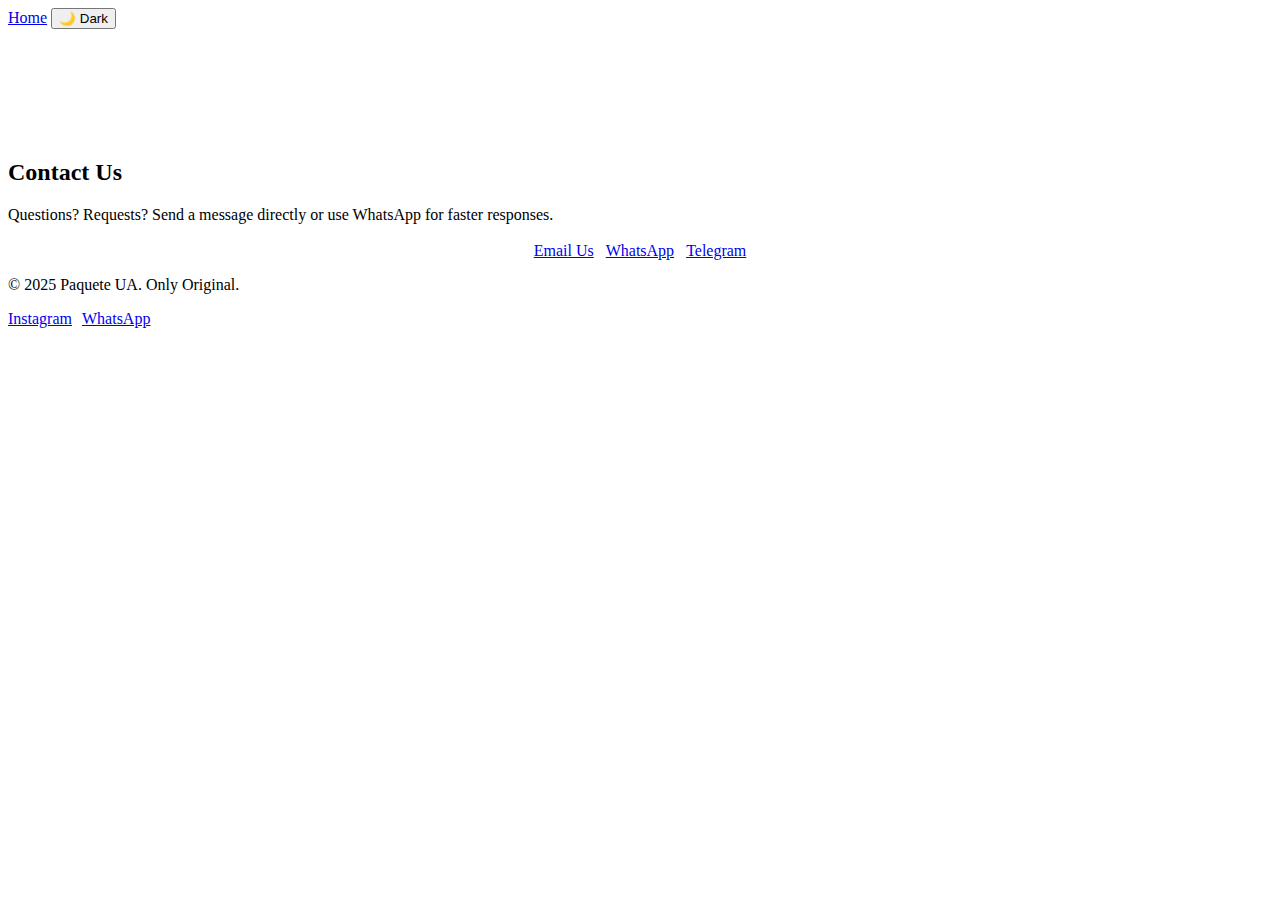
<file: contact.html>
<!DOCTYPE html>
<html lang="en">
<head>
  <meta charset="utf-8" />
  <meta name="viewport" content="width=device-width,initial-scale=1" />
  <title>Contact — Paquete UA</title>
  <link href="style.css" rel="stylesheet" />
  <link href="https://fonts.googleapis.com/css2?family=Poppins:wght@300;500;700&display=swap" rel="stylesheet">
</head>
<body>
  <div class="topbar container">
    <a class="btn" href="index.html">Home</a>
    <button class="theme-toggle" id="themeToggleContact">🌗 Theme</button>
  </div>

  <section style="padding-top:110px">
    <div class="container center">
      <h2>Contact Us</h2>
      <p class="lead">Questions? Requests? Send a message directly or use WhatsApp for faster responses.</p>

      <div style="display:flex;gap:12px;justify-content:center;flex-wrap:wrap;margin-top:18px">
        <a class="btn" href="mailto:paquete.ua@gmail.com">Email Us</a>
        <a class="btn" href="https://wa.me/380956010497?text=Hello%20Paquete%20UA%2C%20I%20have%20a%20question." target="_blank">WhatsApp</a>
        <a class="btn dark" href="https://web.telegram.org/k/#@paqueteua" target="_blank">Telegram</a>
      </div>
    </div>
  </section>

  <footer class="footer">
    <div class="container row">
      <p>© 2025 Paquete UA. Only Original.</p>
      <div style="display:flex;gap:10px">
        <a class="btn dark" href="https://www.instagram.com/paquete_ua/" target="_blank">Instagram</a>
        <a class="btn" href="https://wa.me/380956010497" target="_blank">WhatsApp</a>
      </div>
    </div>
  </footer>

  <script>
    // Theme toggle contact
    const tC = document.getElementById('themeToggleContact');
    const saved = localStorage.getItem('paquete_theme');
    if(saved === 'light') document.body.classList.add('light');
    function updateC(){ tC.textContent = document.body.classList.contains('light') ? '🌞 Light' : '🌙 Dark' }
    updateC();
    tC.addEventListener('click', () => {
      document.body.classList.toggle('light');
      localStorage.setItem('paquete_theme', document.body.classList.contains('light') ? 'light' : 'dark');
      updateC();
    });
  </script>
</body>
</html>
</file>
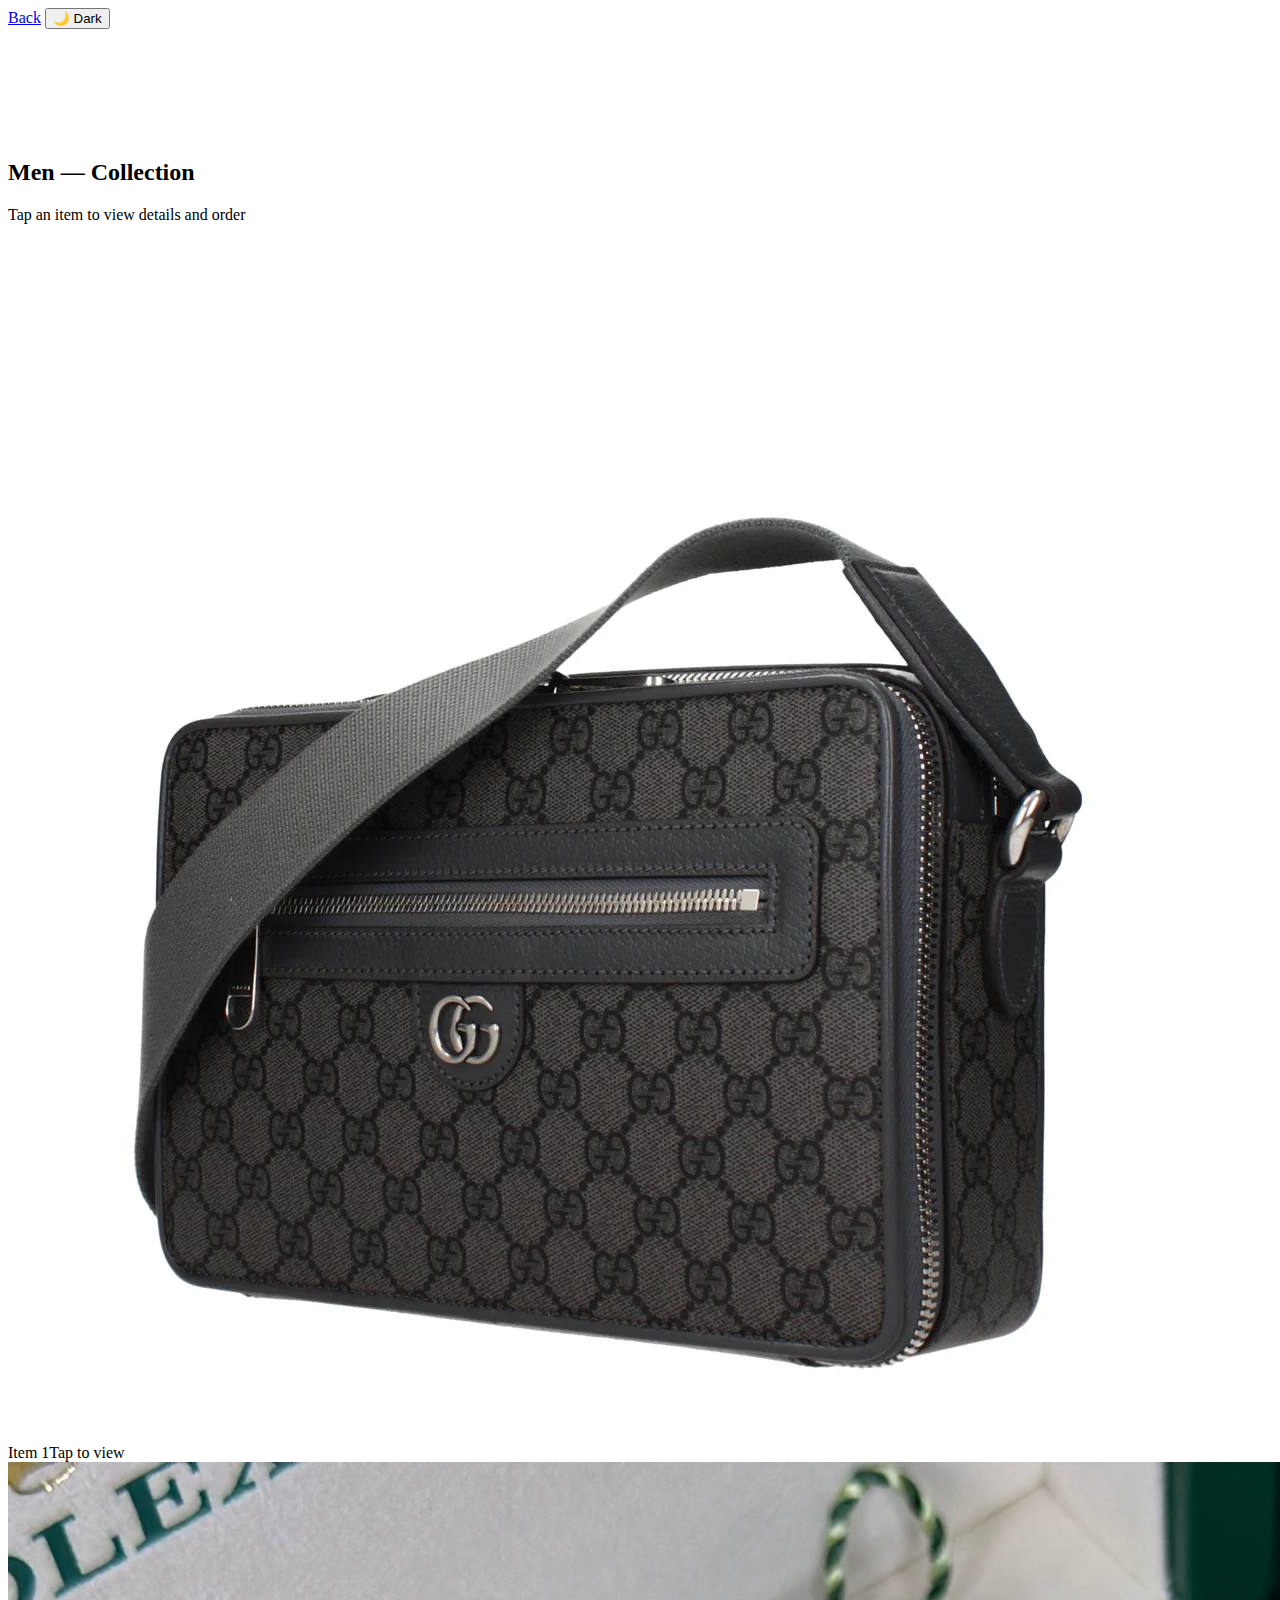
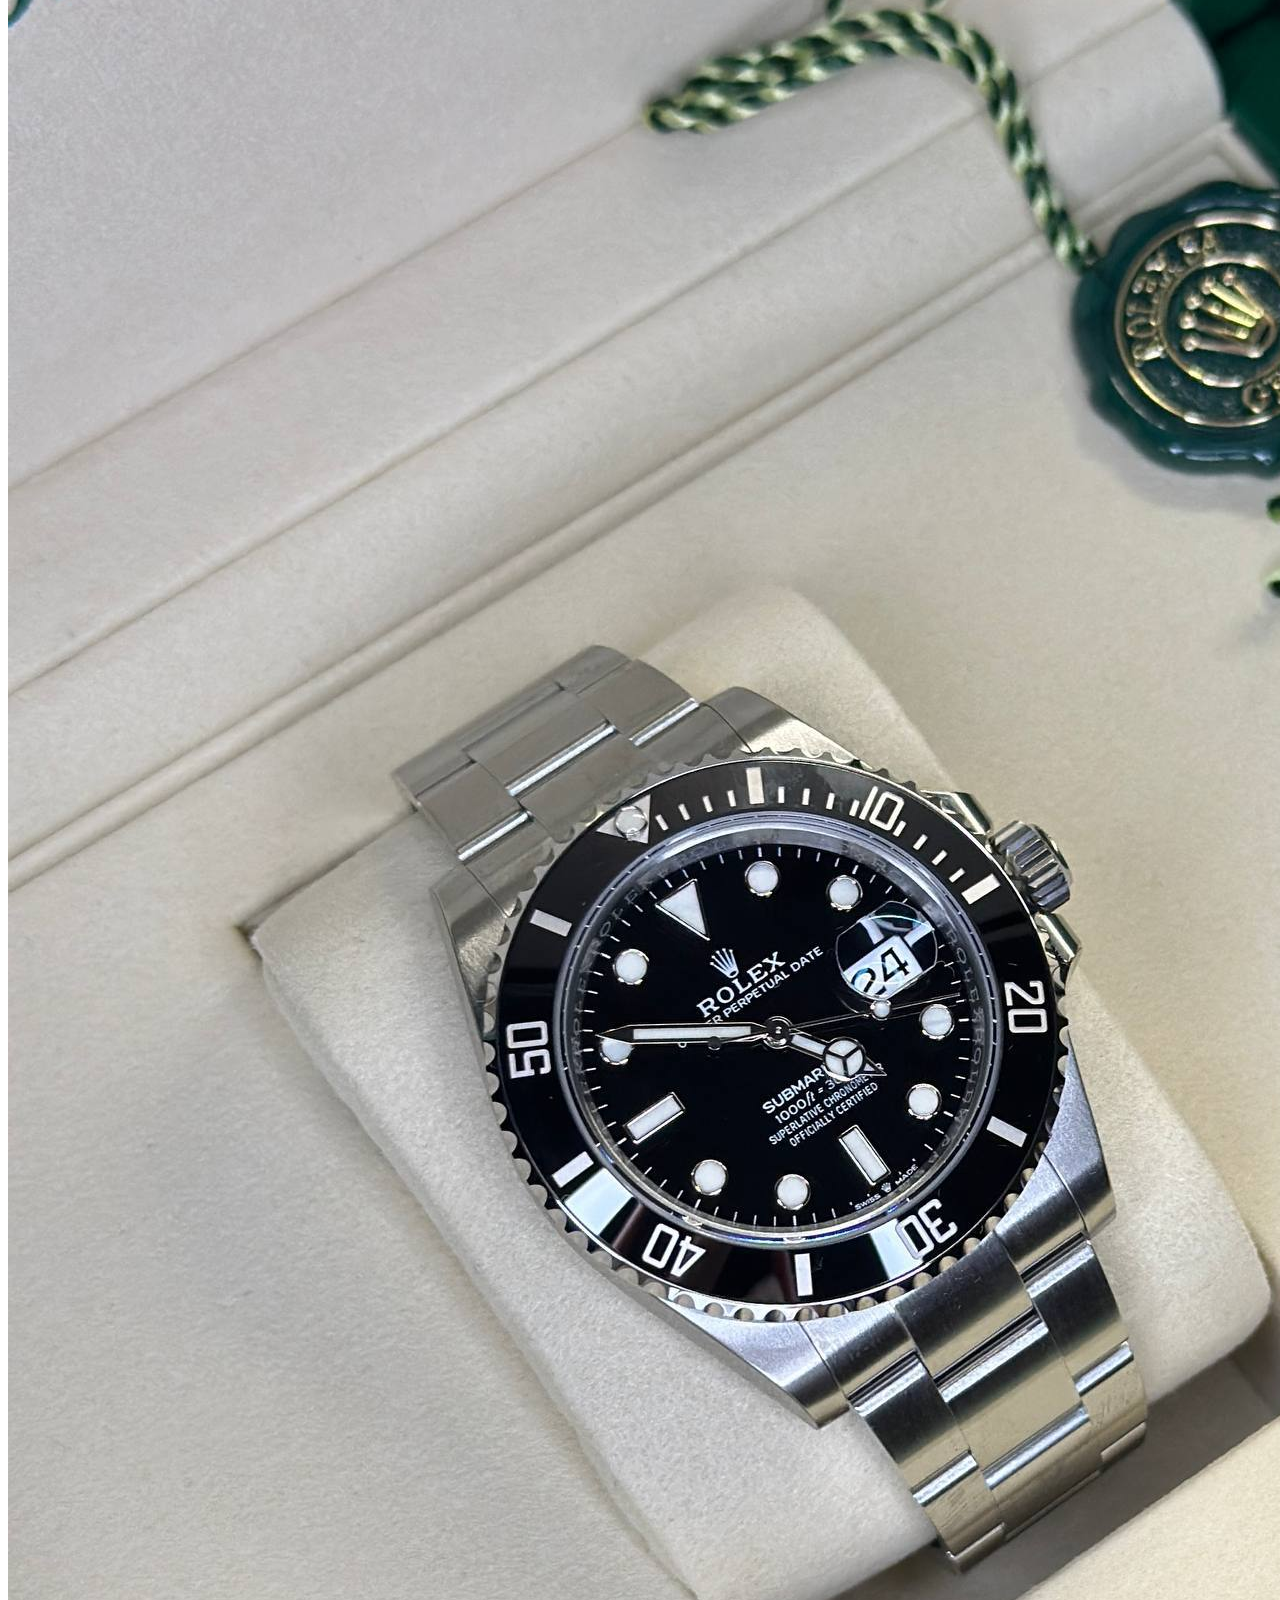
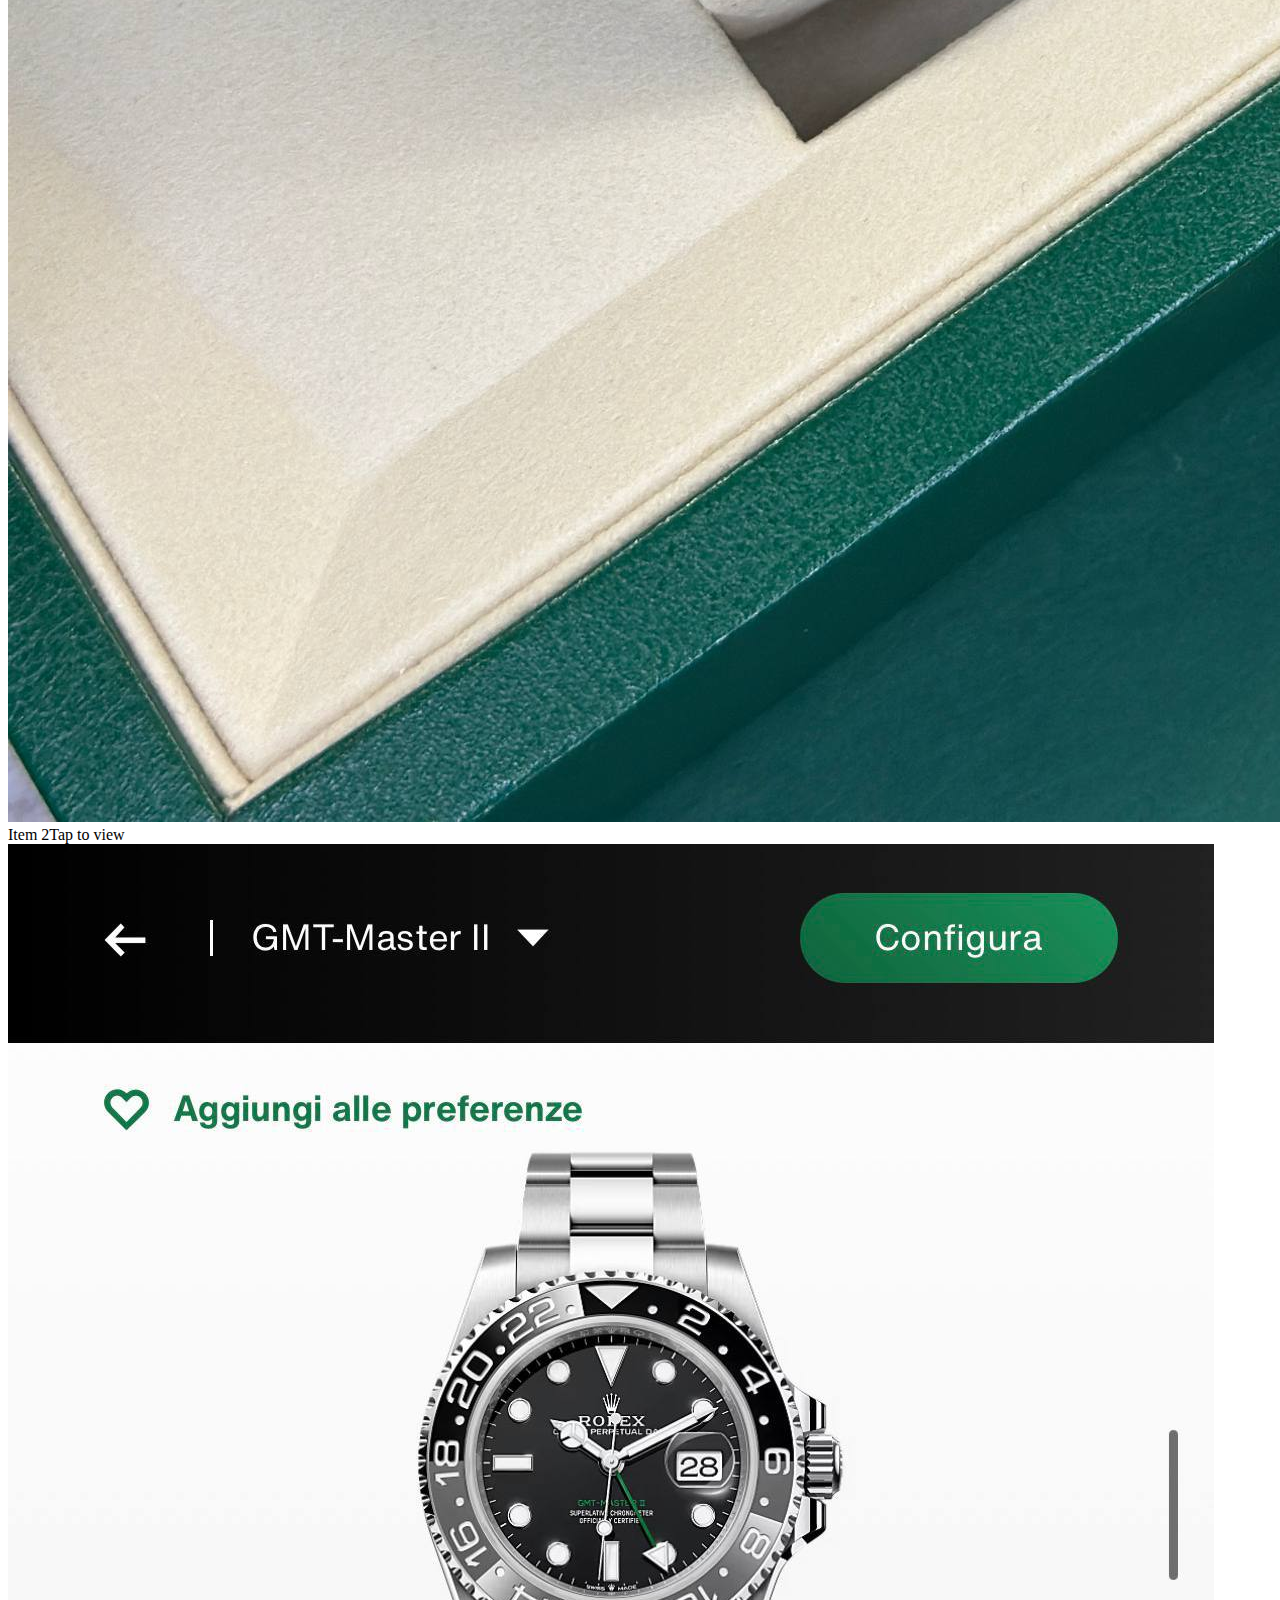
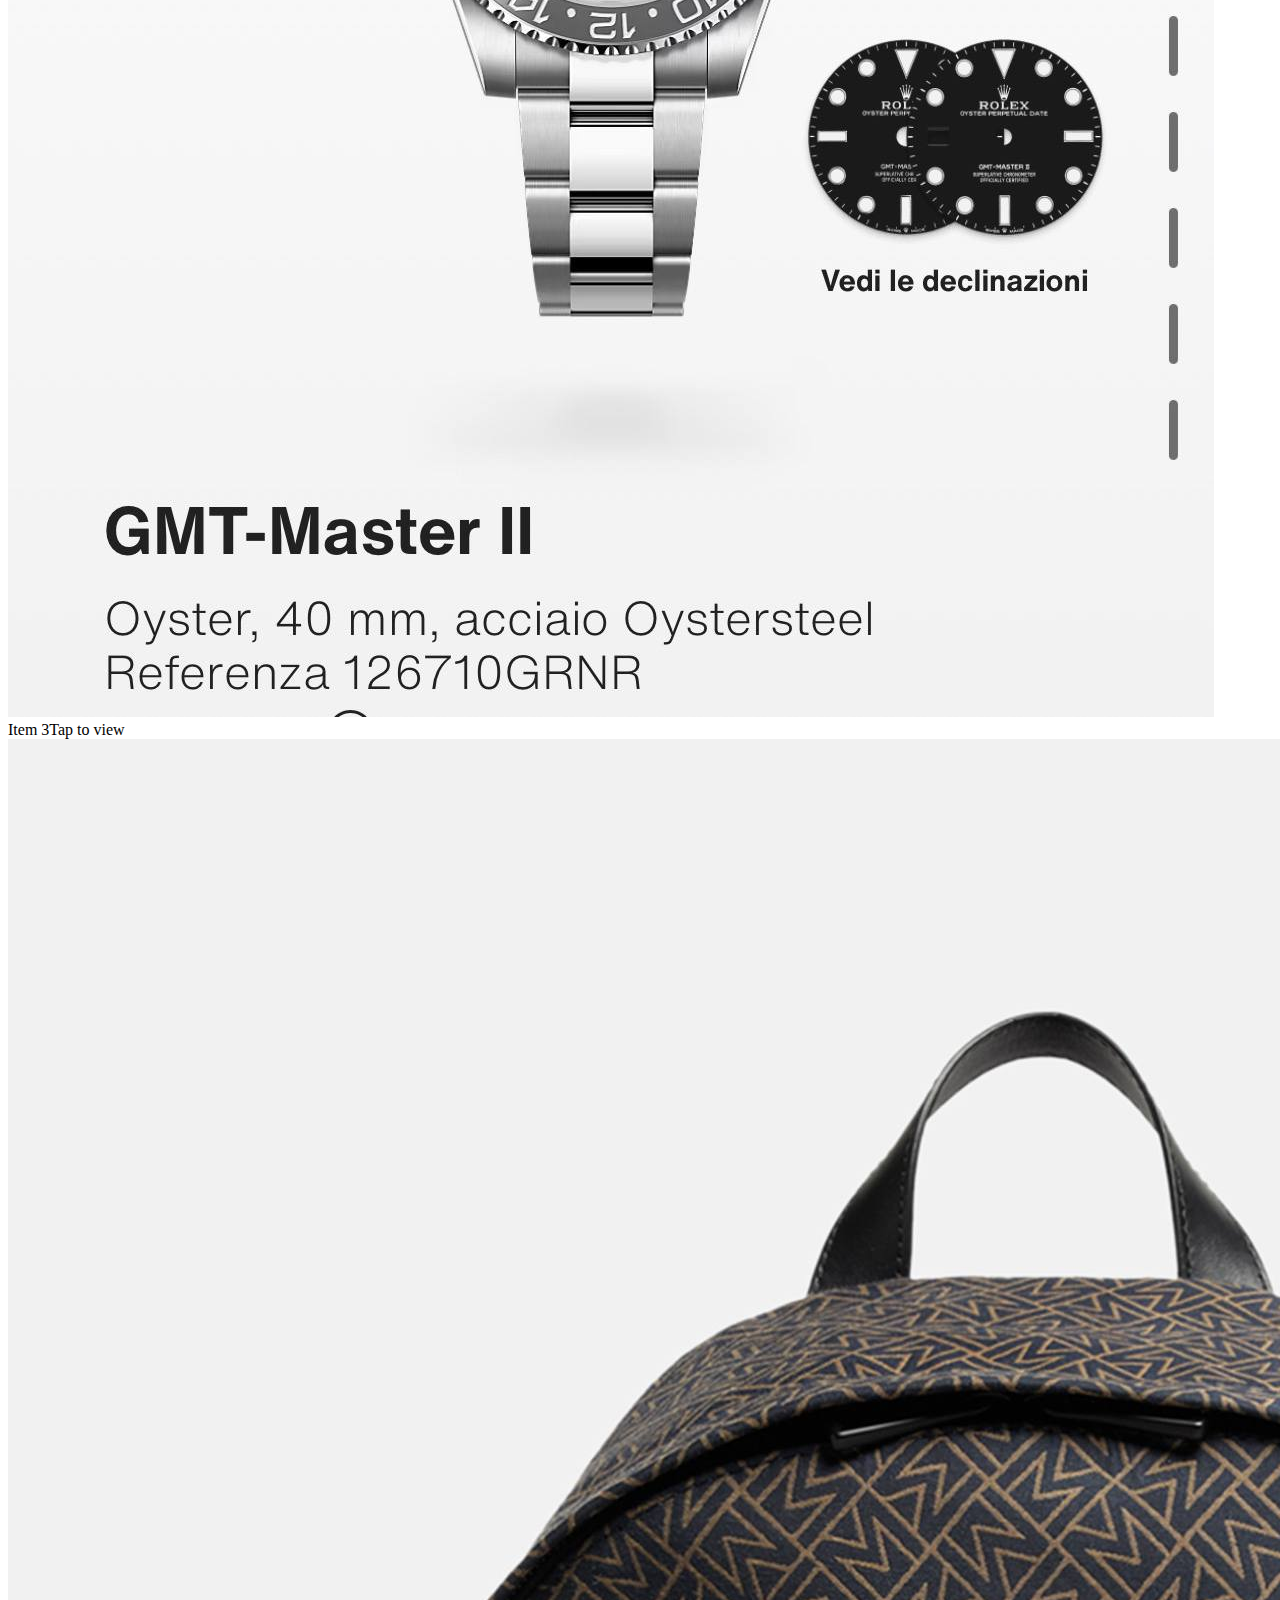
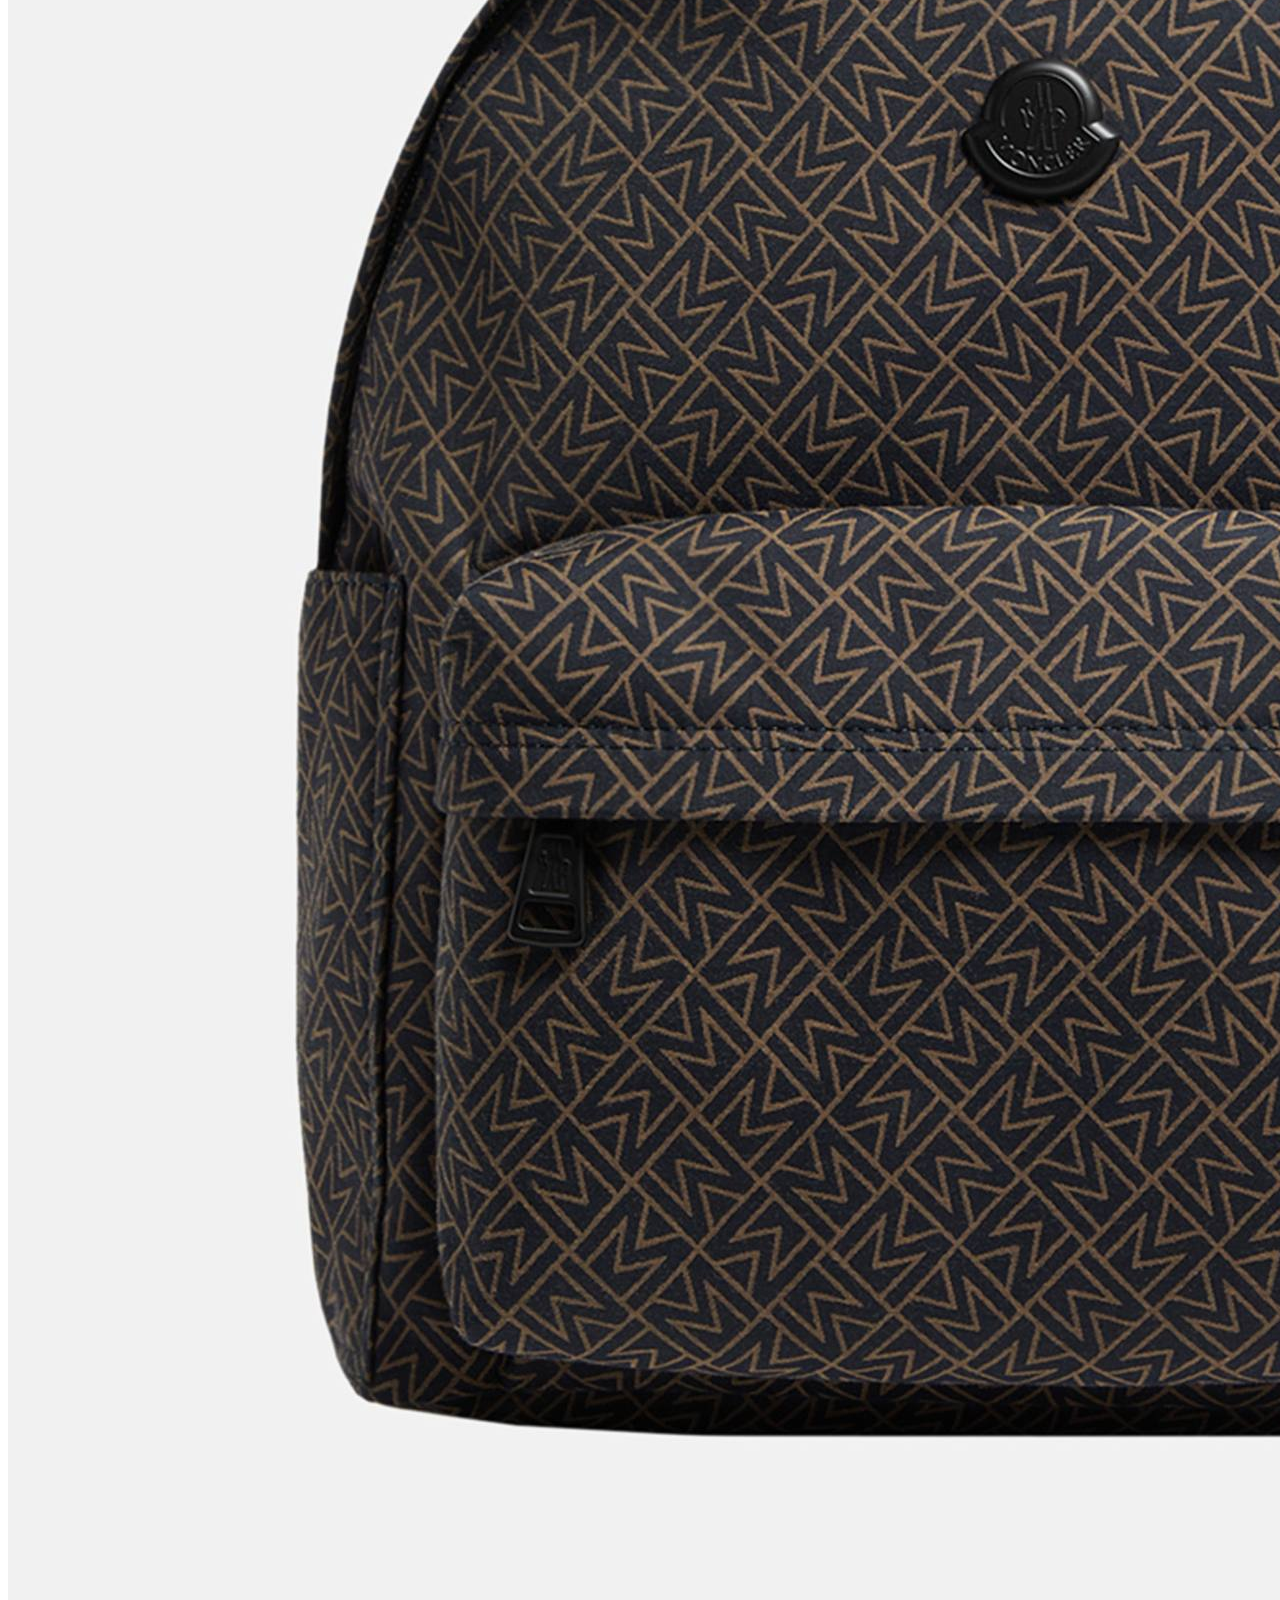
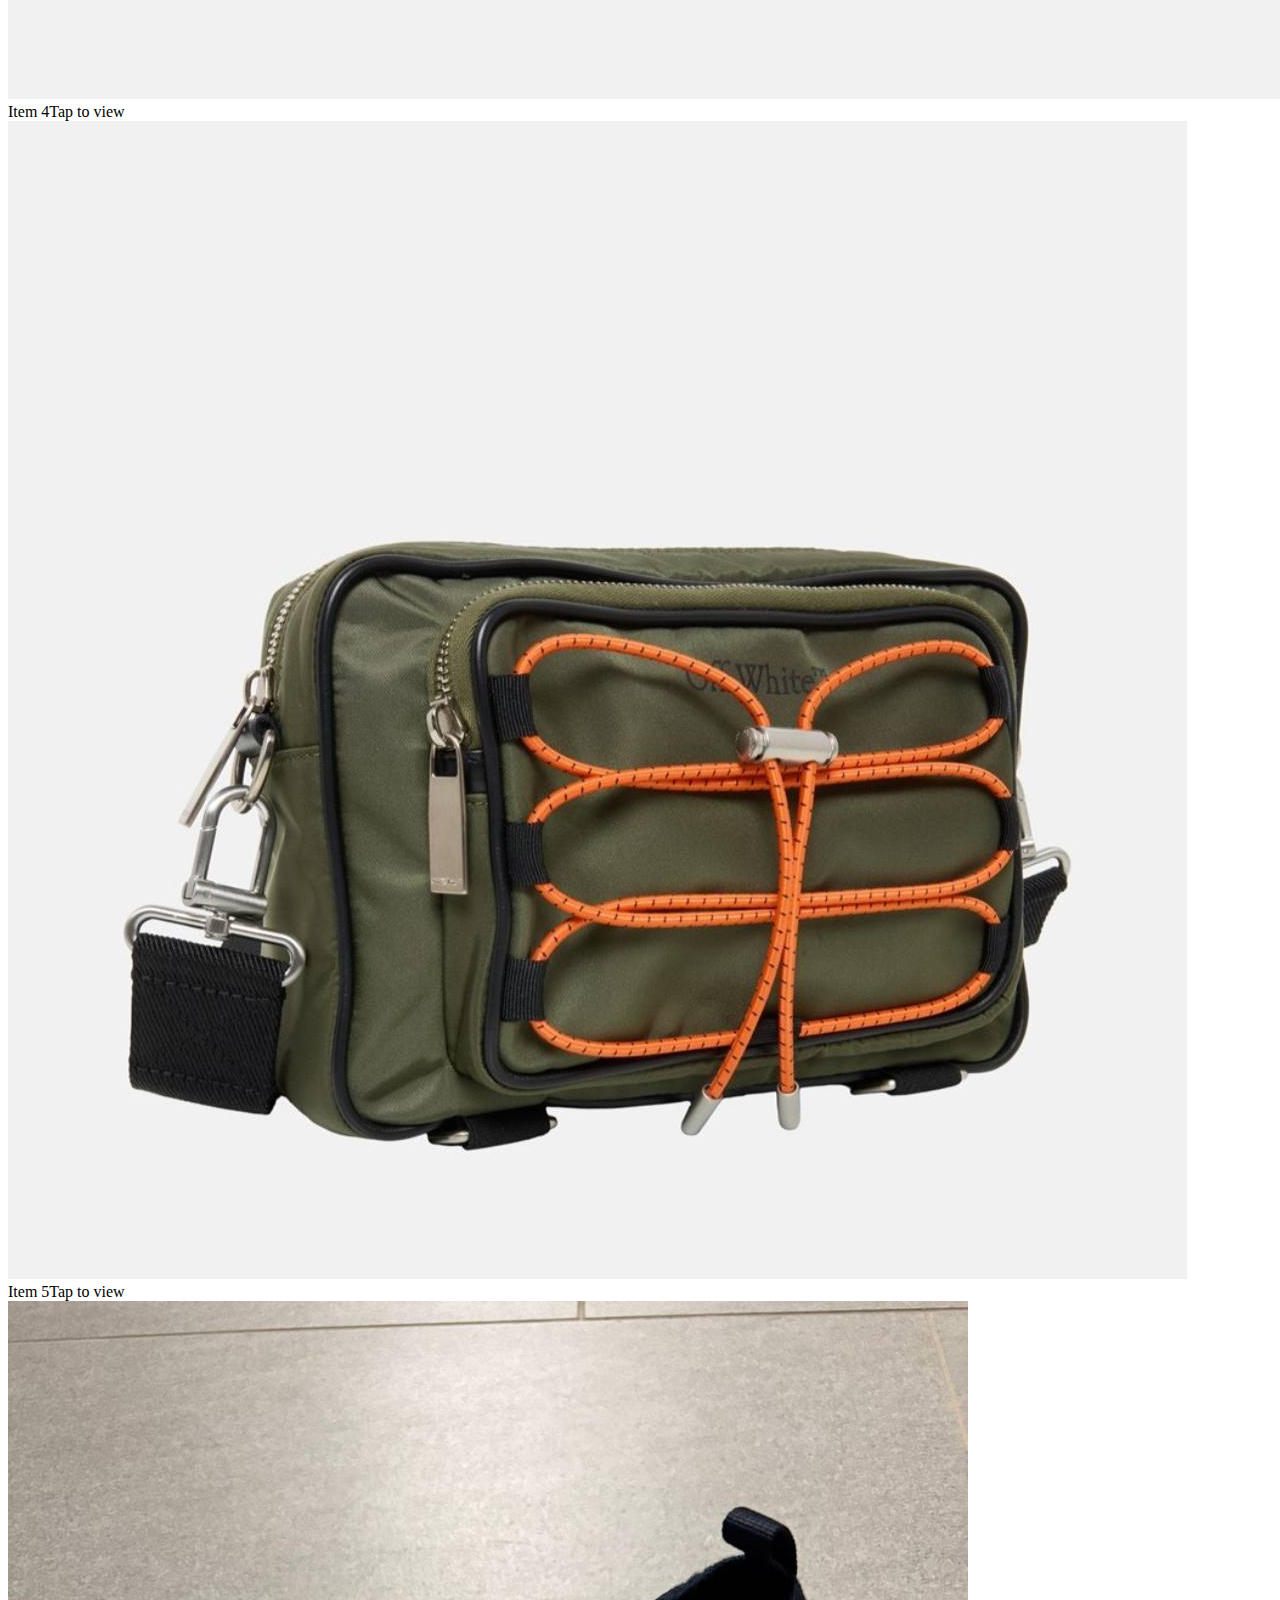
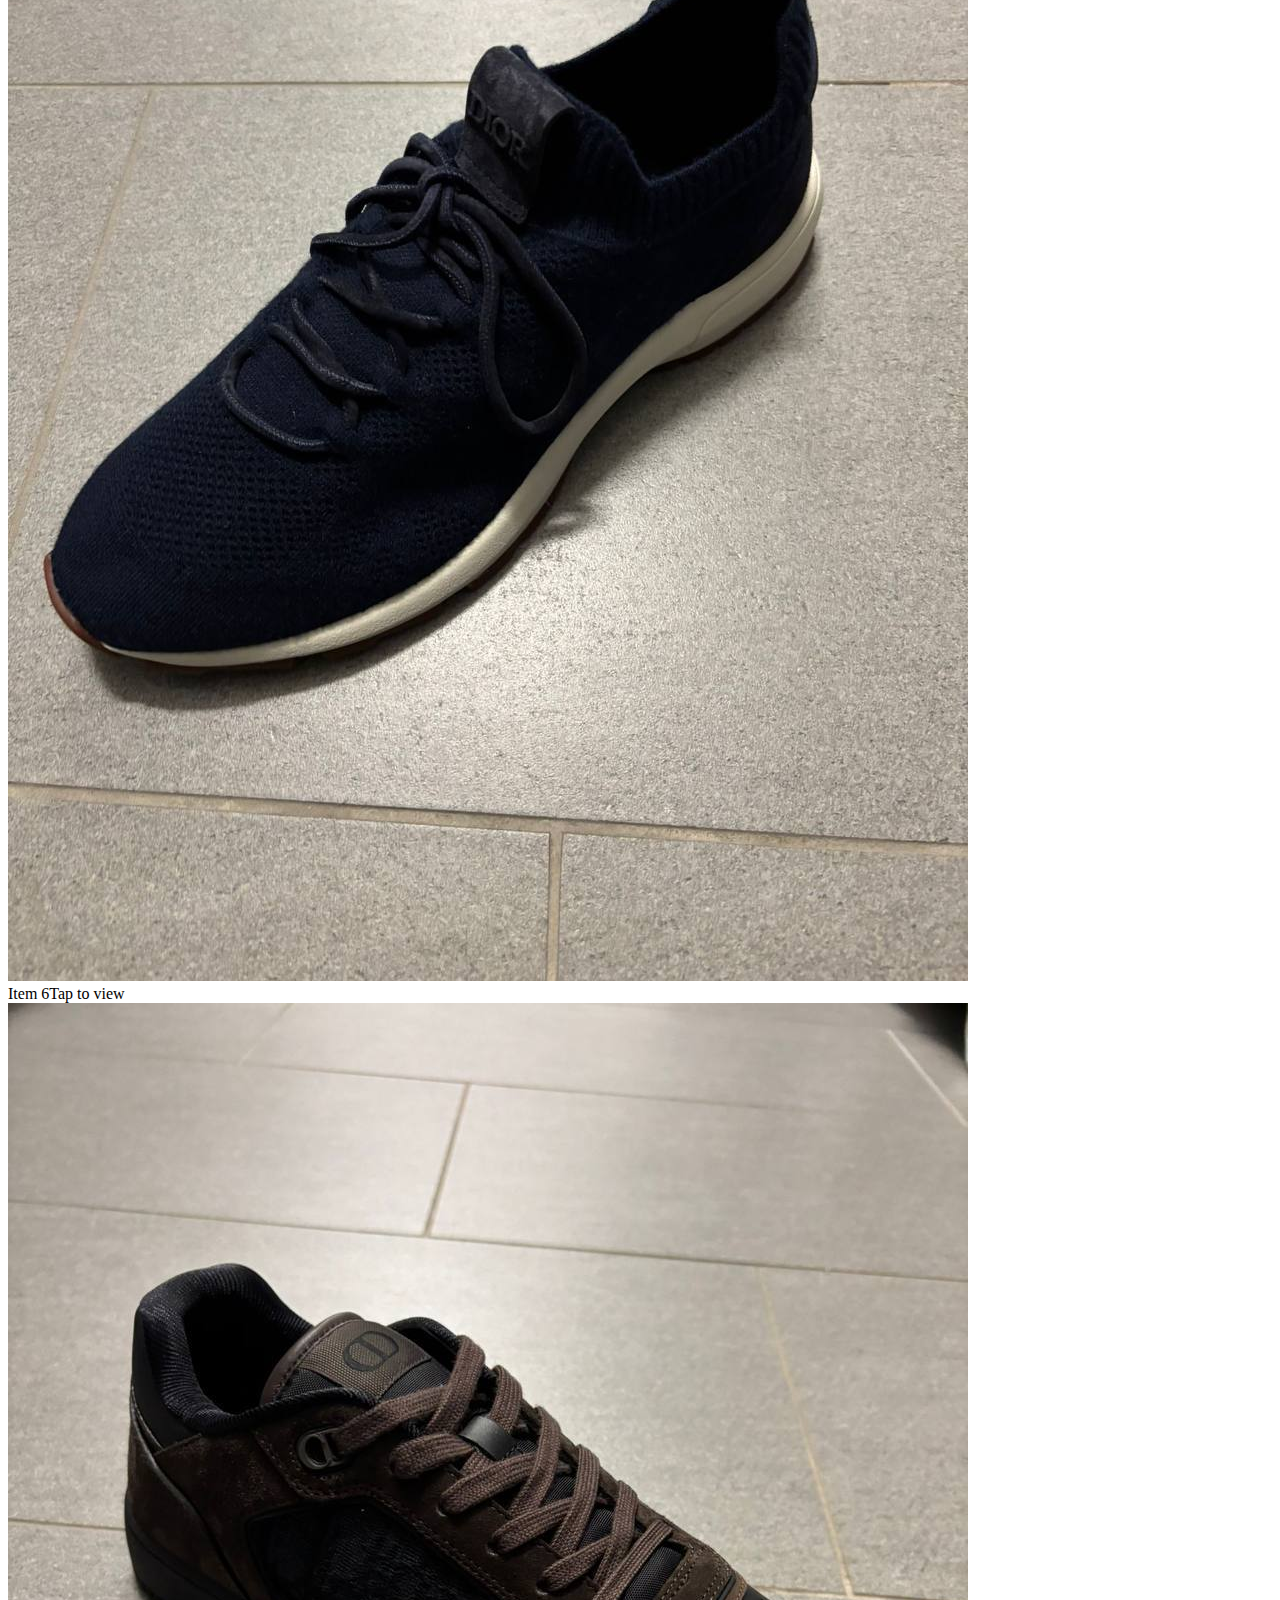
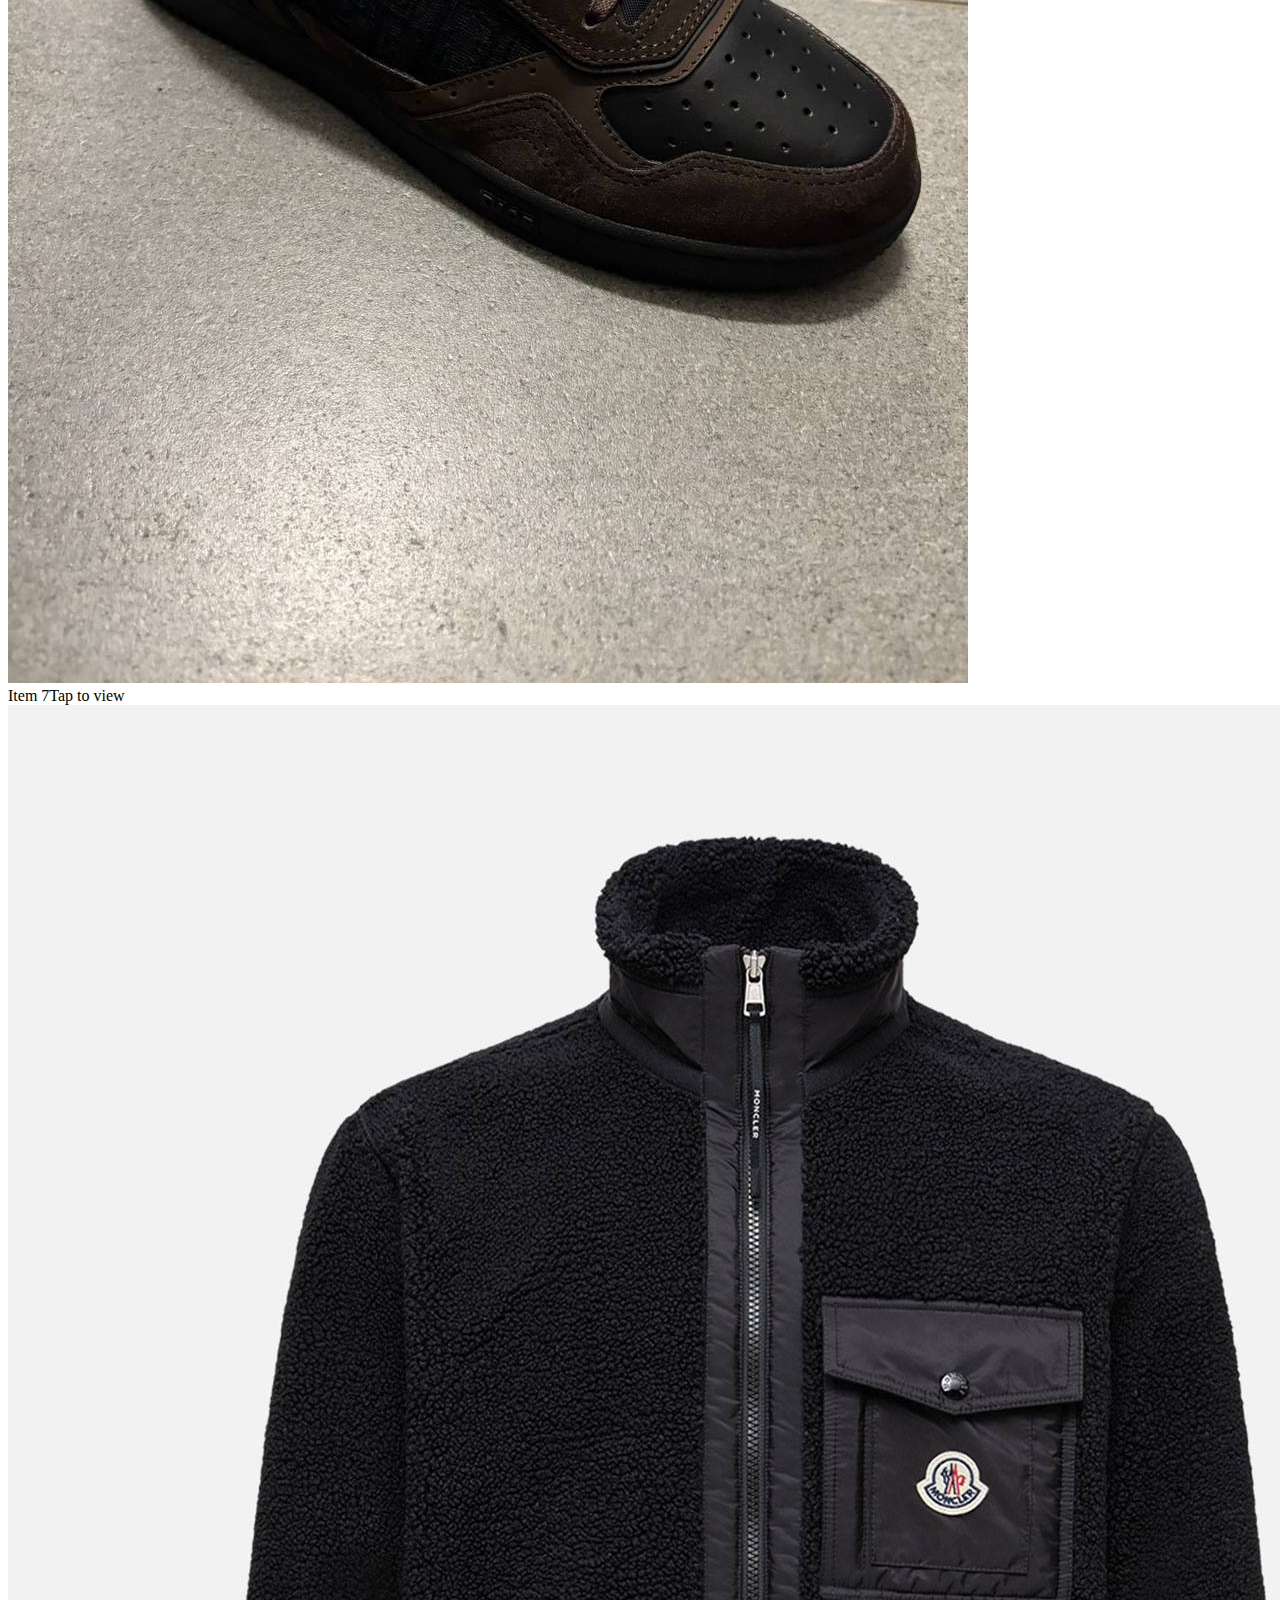
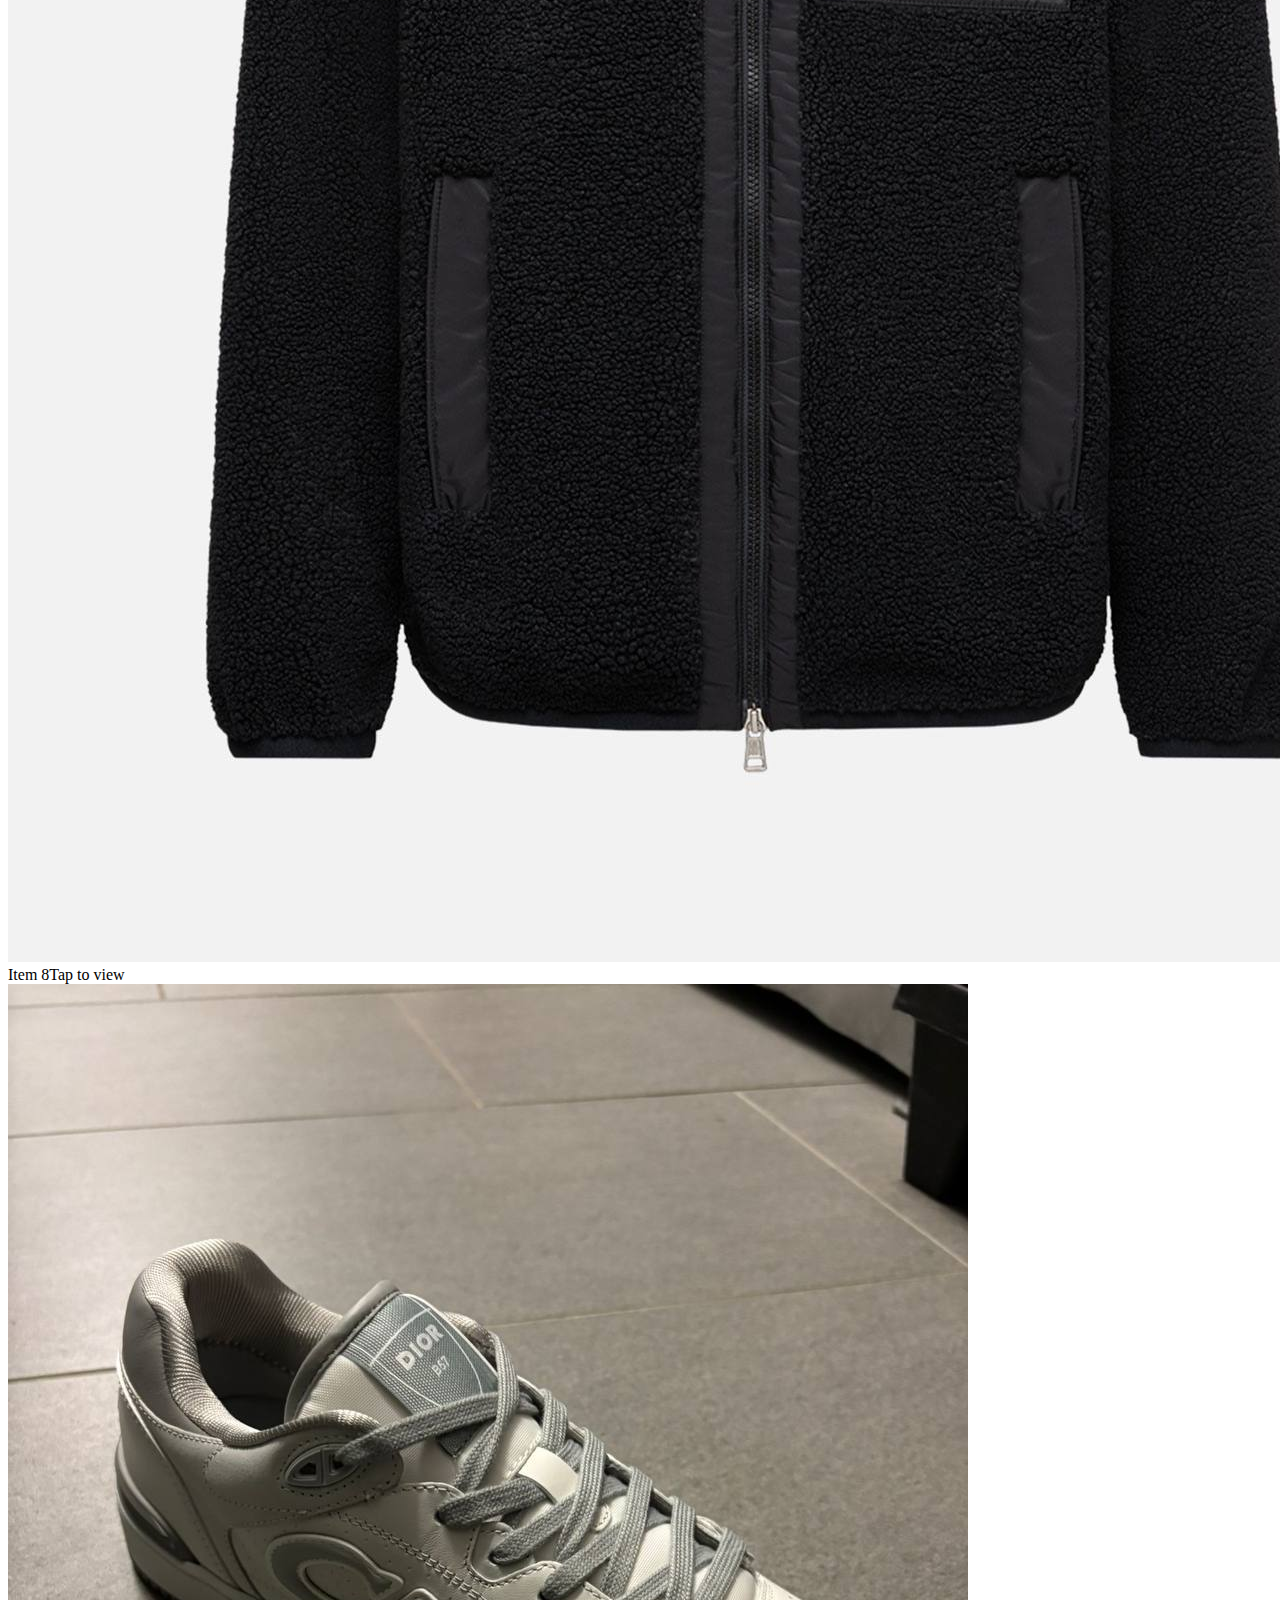
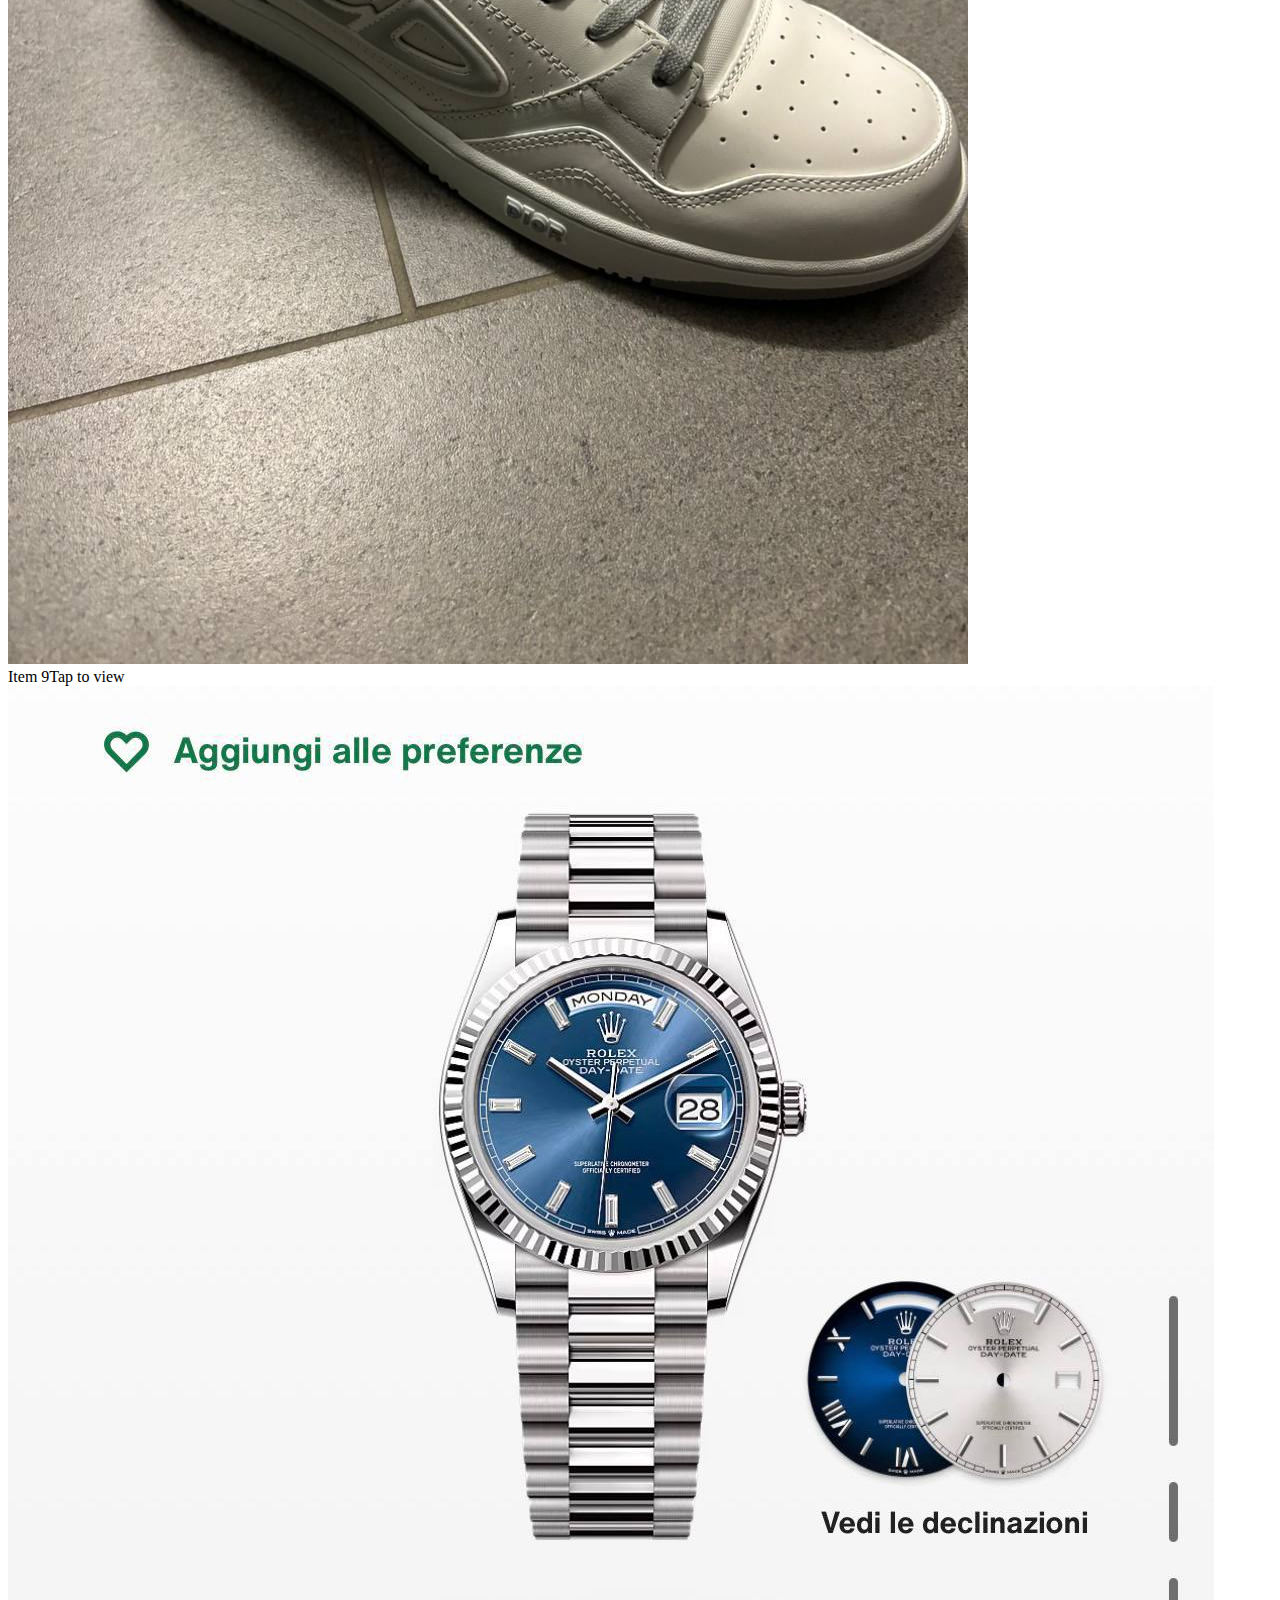
<file: men.html>
<!DOCTYPE html>
<html lang="en">
<head>
  <meta charset="utf-8" />
  <meta name="viewport" content="width=device-width,initial-scale=1" />
  <title>Men — Paquete UA</title>
  <link href="style.css" rel="stylesheet" />
  <link href="https://fonts.googleapis.com/css2?family=Poppins:wght@300;500;700&family=Playfair+Display:wght@500;700&display=swap" rel="stylesheet">
</head>
<body>
  <div class="topbar container">
    <a class="btn" href="shop.html">Back</a>
    <button class="theme-toggle" id="themeToggleMen">🌗 Theme</button>
  </div>

  <section style="padding-top:110px">
    <div class="container">
      <h2>Men — Collection</h2>
      <p class="lead">Tap an item to view details and order</p>

      <div class="products-grid" id="menGrid"></div>
    </div>
  </section>

  <div id="modalRootMen" style="display:none"></div>

  <footer class="footer">
    <div class="container row">
      <p>© 2025 Paquete UA. Only Original.</p>
      <div style="display:flex;gap:10px">
        <a class="btn dark" href="https://web.telegram.org/k/#@paquetemann" target="_blank">Telegram (Men)</a>
        <a class="btn" href="https://wa.me/380956010497" target="_blank">WhatsApp</a>
      </div>
    </div>
  </footer>

  <script>
    // Theme
    const tM = document.getElementById('themeToggleMen');
    const saved = localStorage.getItem('paquete_theme');
    if(saved === 'light') document.body.classList.add('light');
    function updateM(){ tM.textContent = document.body.classList.contains('light') ? '🌞 Light' : '🌙 Dark' }
    updateM();
    tM.addEventListener('click', () => {
      document.body.classList.toggle('light');
      localStorage.setItem('paquete_theme', document.body.classList.contains('light') ? 'light' : 'dark');
      updateM();
    });

    // Generate product grid (pic36 - pic66)
    const menGrid = document.getElementById('menGrid');
    for(let i=36;i<=66;i++){
      const idx = i;
      const name = `Item ${i - 35}`; // Item 1 ... Item 31
      const src = `assets/pic${idx}.jpg`;
      const div = document.createElement('div');
      div.className = 'product';
      div.setAttribute('data-name', name);
      div.setAttribute('data-src', src);
      div.innerHTML = `
        <img src="${src}" alt="${name}" onerror="this.onerror=null;this.src='assets/placeholder.jpg'">
        <div class="meta"><span>${name}</span><span>Tap to view</span></div>
      `;
      menGrid.appendChild(div);
    }

    // Modal logic (same as women)
    const modalRootMen = document.getElementById('modalRootMen');
    function openModalMen(name, src){
      modalRootMen.style.display = 'flex';
      modalRootMen.className = 'modal-backdrop';
      modalRootMen.innerHTML = `
        <div class="modal" role="dialog" aria-modal="true">
          <img src="${src}" alt="${name}" onerror="this.onerror=null;this.src='assets/placeholder.jpg'">
          <div class="info">
            <h3>${name}</h3>
            <p>Authentic, verified piece. Send us a message to check size/stock or to reserve.</p>
            <div class="price">Price on request</div>
            <div class="cta-row">
              <a class="btn" href="https://wa.me/380956010497?text=${encodeURIComponent('Hi, I am interested in '+name)}" target="_blank">Order Now</a>
              <a class="btn dark" href="mailto:paquete.ua@gmail.com?subject=${encodeURIComponent('Inquiry about '+name)}">Email</a>
            </div>
            <div style="margin-top:12px"><a href="javascript:void(0)" id="closeModalMen" class="btn dark">Close</a></div>
          </div>
        </div>
      `;
      document.getElementById('closeModalMen').addEventListener('click', closeModalMen);
      modalRootMen.addEventListener('click', function(e){ if(e.target === modalRootMen) closeModalMen(); });
    }
    function closeModalMen(){ modalRootMen.style.display='none'; modalRootMen.innerHTML=''; }

    document.addEventListener('click', function(e){
      const card = e.target.closest('.product');
      if(card){
        const name = card.getAttribute('data-name');
        const src = card.getAttribute('data-src');
        openModalMen(name, src);
      }
    });
  </script>
</body>
</html>
</file>
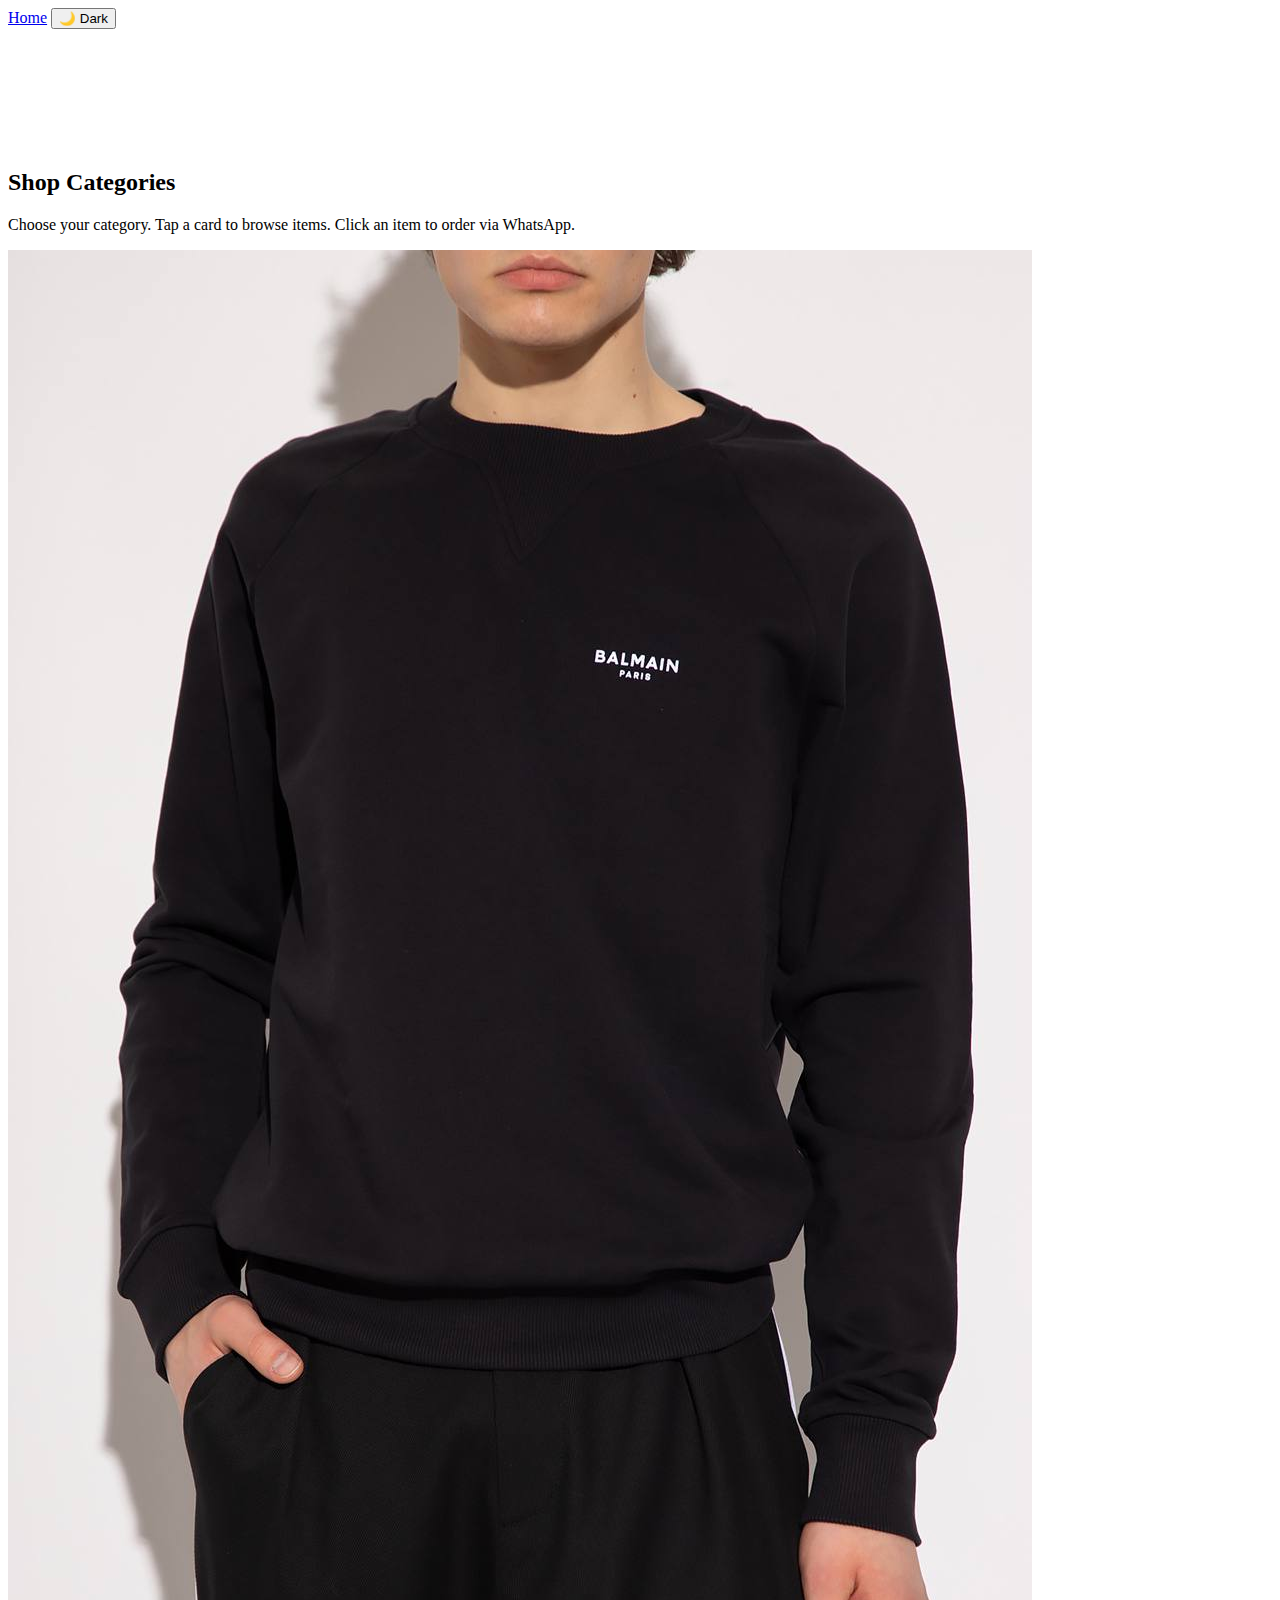
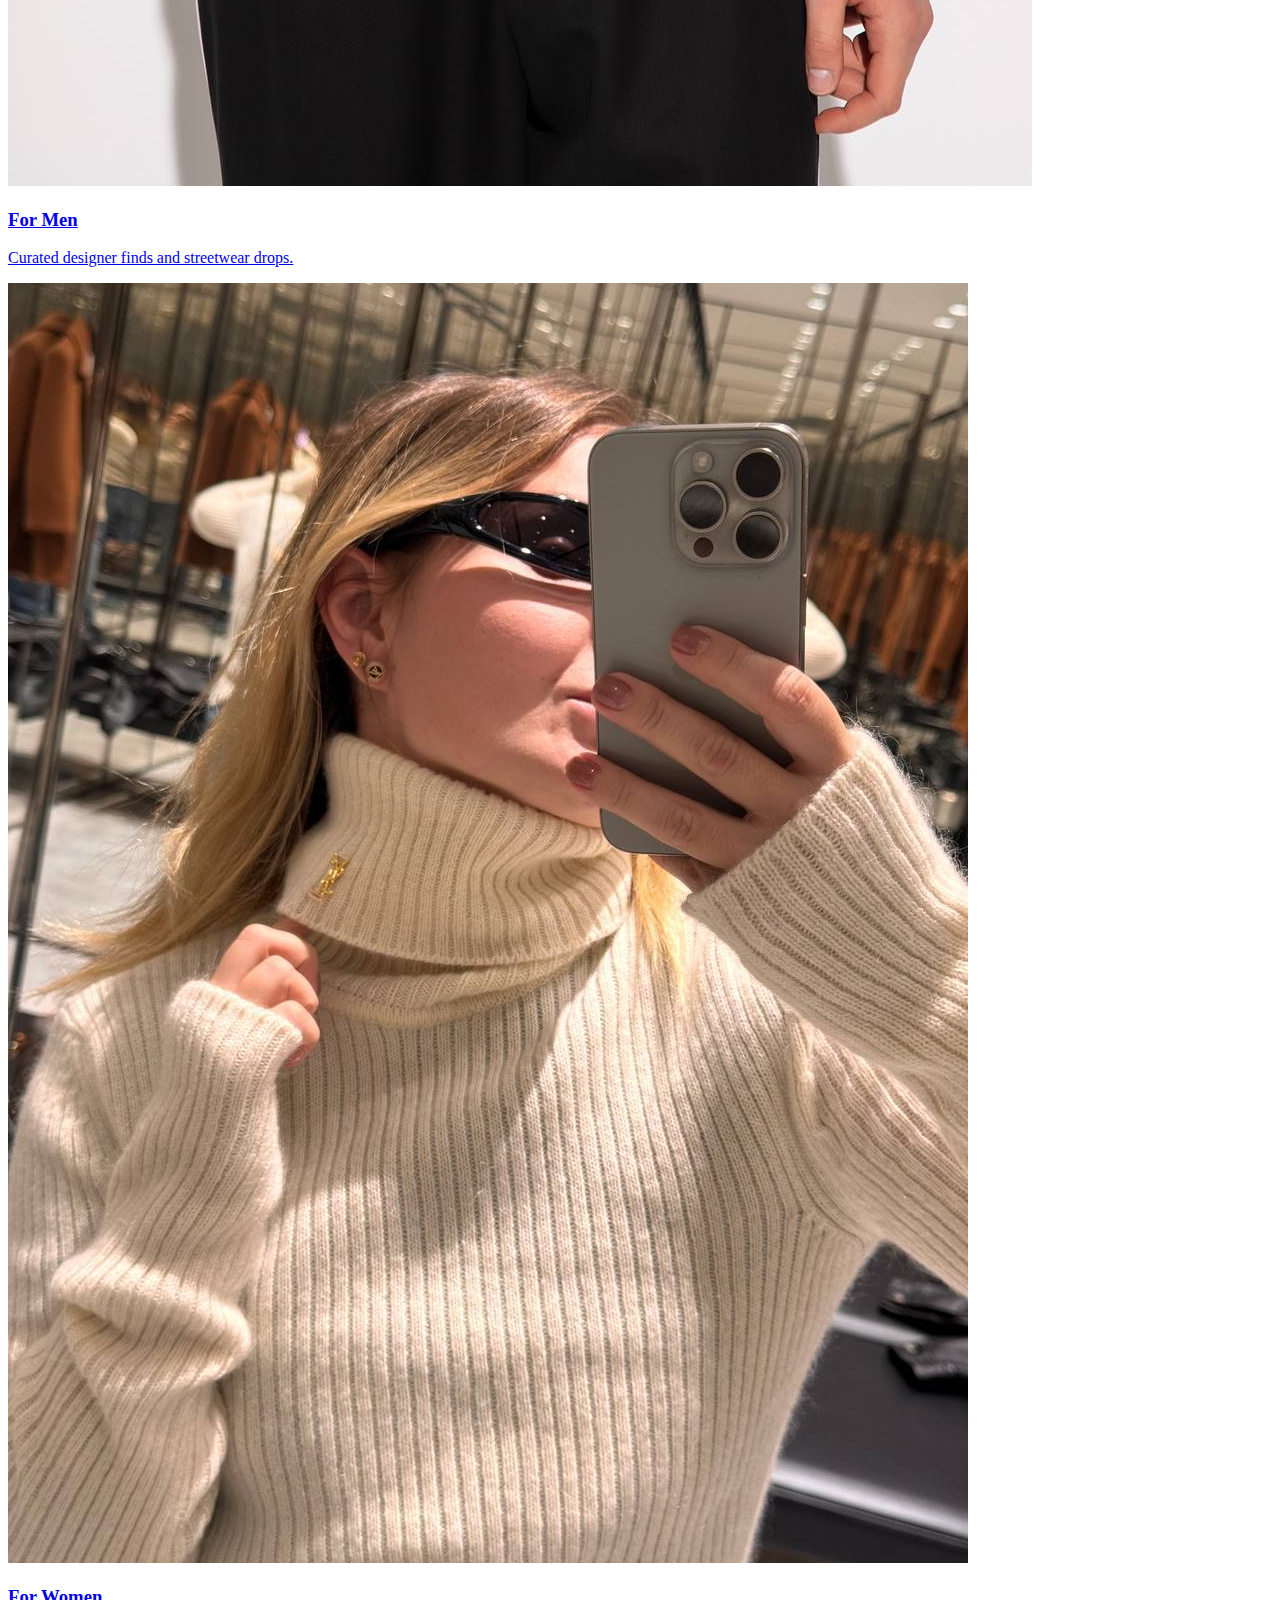
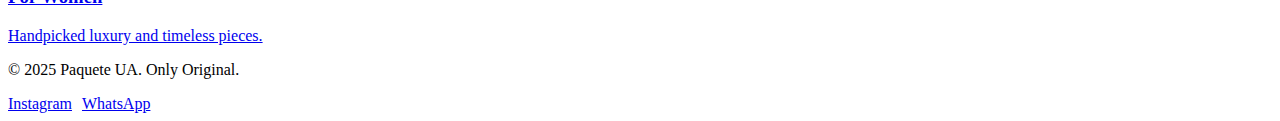
<file: shop.html>
<!DOCTYPE html>
<html lang="en">
<head>
  <meta charset="utf-8" />
  <meta name="viewport" content="width=device-width,initial-scale=1" />
  <title>Shop — Paquete UA</title>
  <link href="style.css" rel="stylesheet" />
  <link href="https://fonts.googleapis.com/css2?family=Poppins:wght@300;500;700&family=Playfair+Display:wght@500;700&display=swap" rel="stylesheet">
</head>
<body>
  <div class="topbar container">
    <a class="btn" href="index.html">Home</a>
    <button class="theme-toggle" id="themeToggleShop">🌗 Theme</button>
  </div>

  <section style="padding-top:120px">
    <div class="container">
      <h2>Shop Categories</h2>
      <p class="lead">Choose your category. Tap a card to browse items. Click an item to order via WhatsApp.</p>

      <div class="categories">
        <a class="cat-card" href="men.html">
          <img src="assets/men-banner.jpg" alt="Men collection">
          <h3>For Men</h3>
          <p style="color:var(--muted)">Curated designer finds and streetwear drops.</p>
        </a>

        <a class="cat-card" href="women.html">
          <img src="assets/women-banner.jpg" alt="Women collection">
          <h3>For Women</h3>
          <p style="color:var(--muted)">Handpicked luxury and timeless pieces.</p>
        </a>
      </div>
    </div>
  </section>

  <footer class="footer">
    <div class="container row">
      <p>© 2025 Paquete UA. Only Original.</p>
      <div style="display:flex;gap:10px">
        <a class="btn dark" href="https://www.instagram.com/paquete_ua/" target="_blank">Instagram</a>
        <a class="btn" href="https://wa.me/380956010497" target="_blank">WhatsApp</a>
      </div>
    </div>
  </footer>

  <script>
    // Theme toggle - shop page
    const tShop = document.getElementById('themeToggleShop');
    const saved = localStorage.getItem('paquete_theme');
    if(saved === 'light') document.body.classList.add('light');
    function updateShop(){ tShop.textContent = document.body.classList.contains('light') ? '🌞 Light' : '🌙 Dark' }
    updateShop();
    tShop.addEventListener('click', () => {
      document.body.classList.toggle('light');
      localStorage.setItem('paquete_theme', document.body.classList.contains('light') ? 'light' : 'dark');
      updateShop();
    });
  </script>
</body>
</html>
</file>
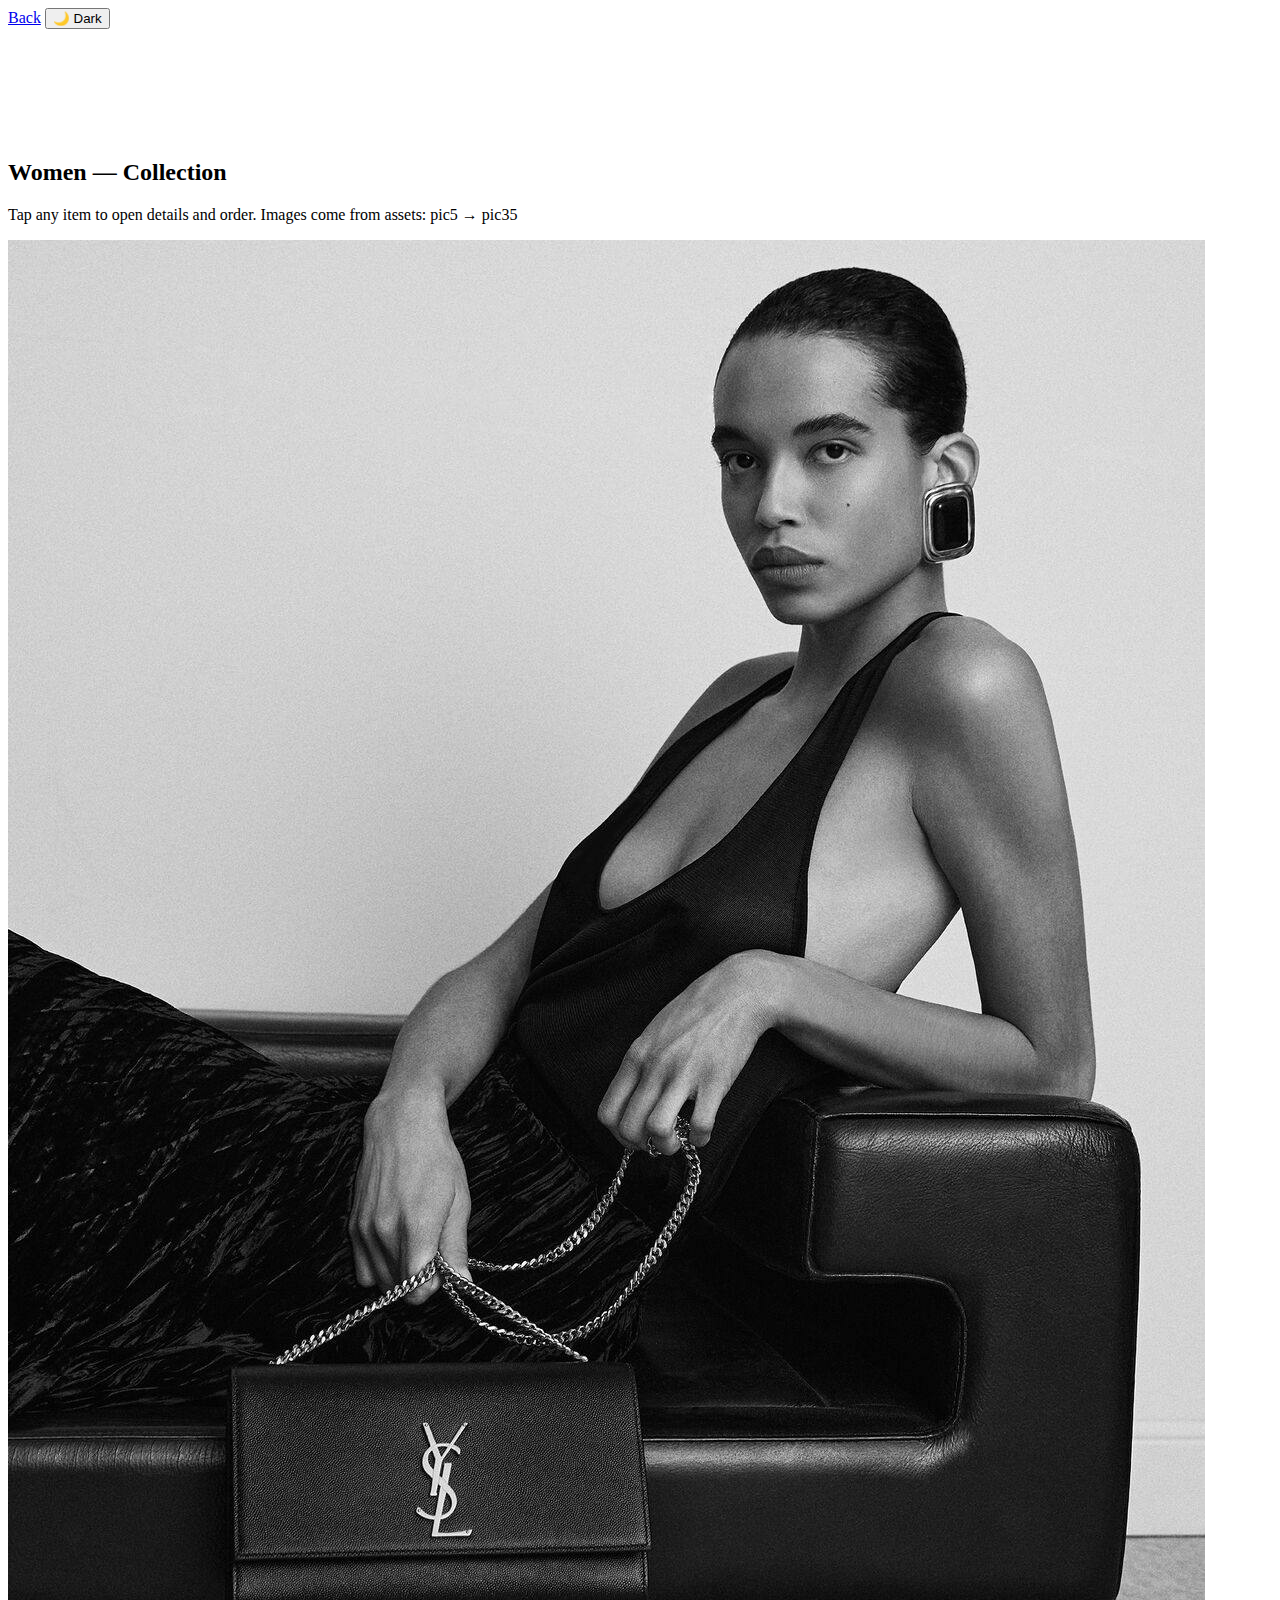
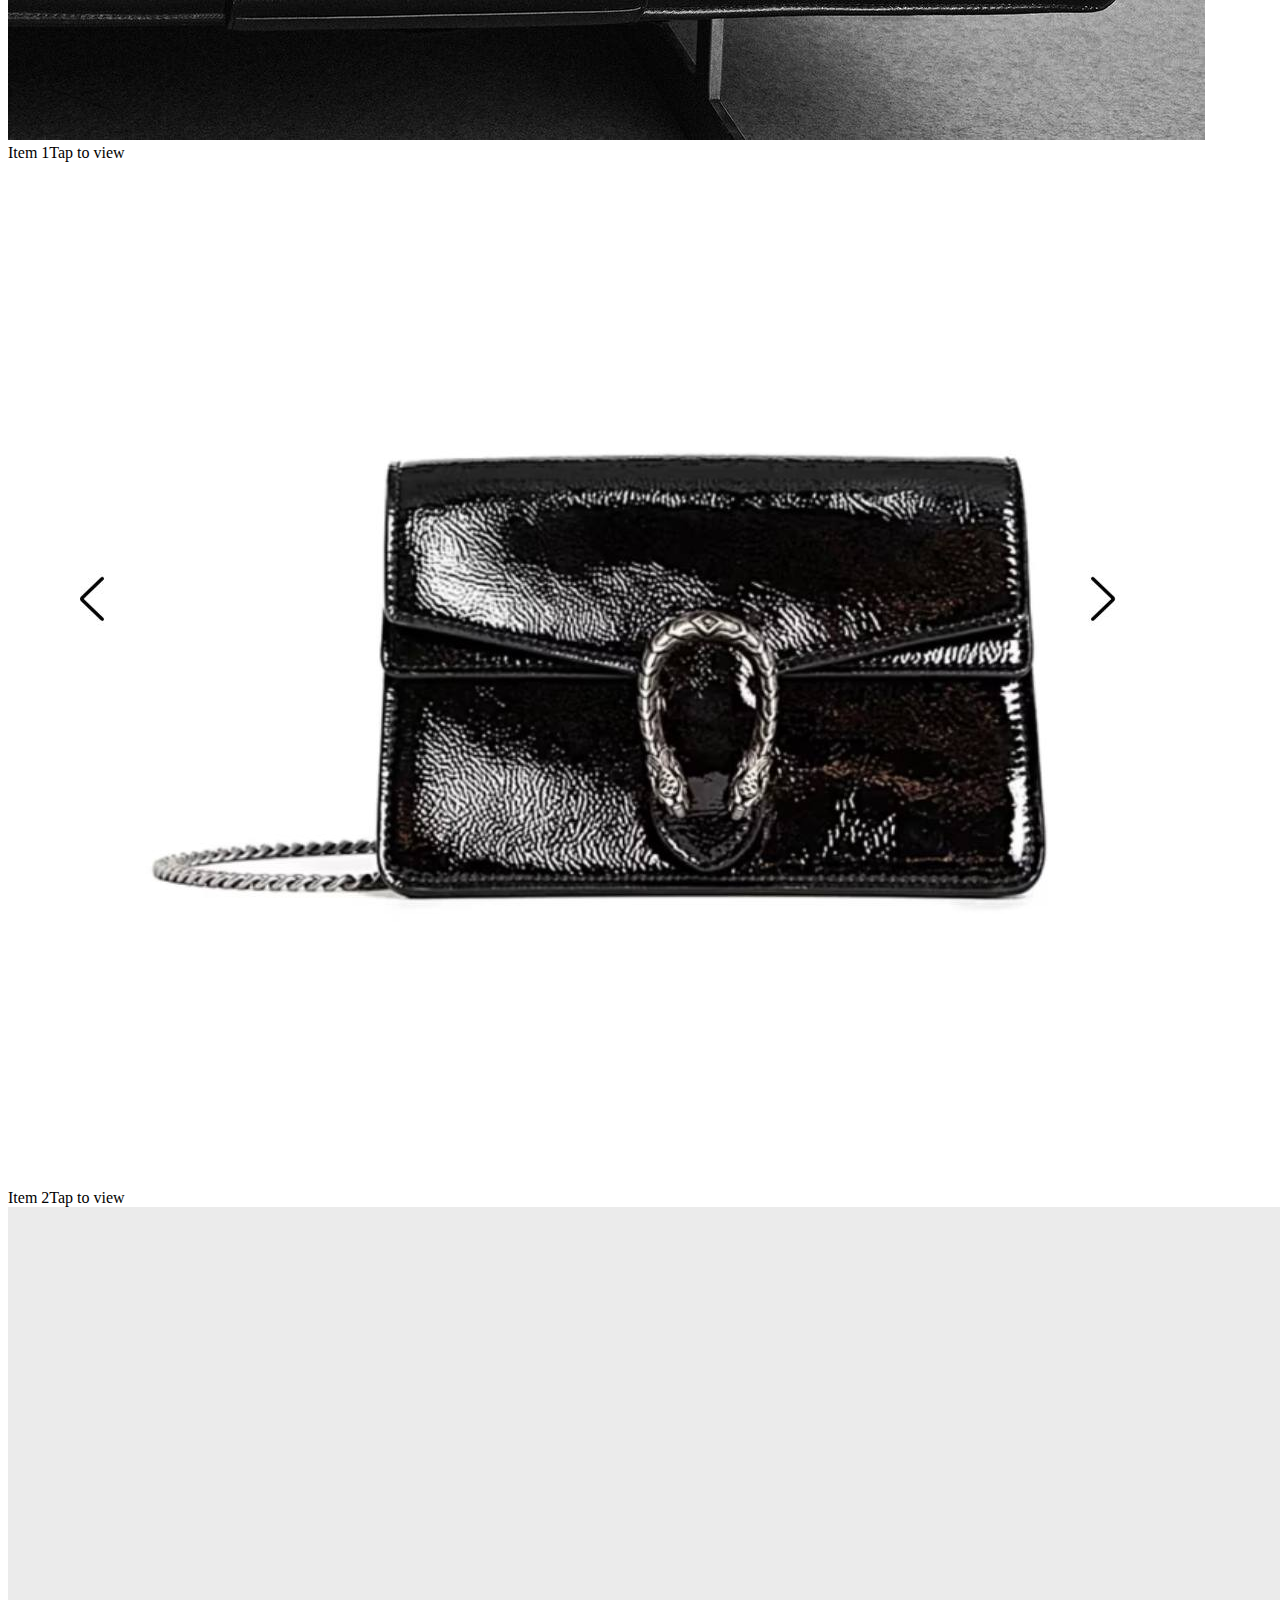
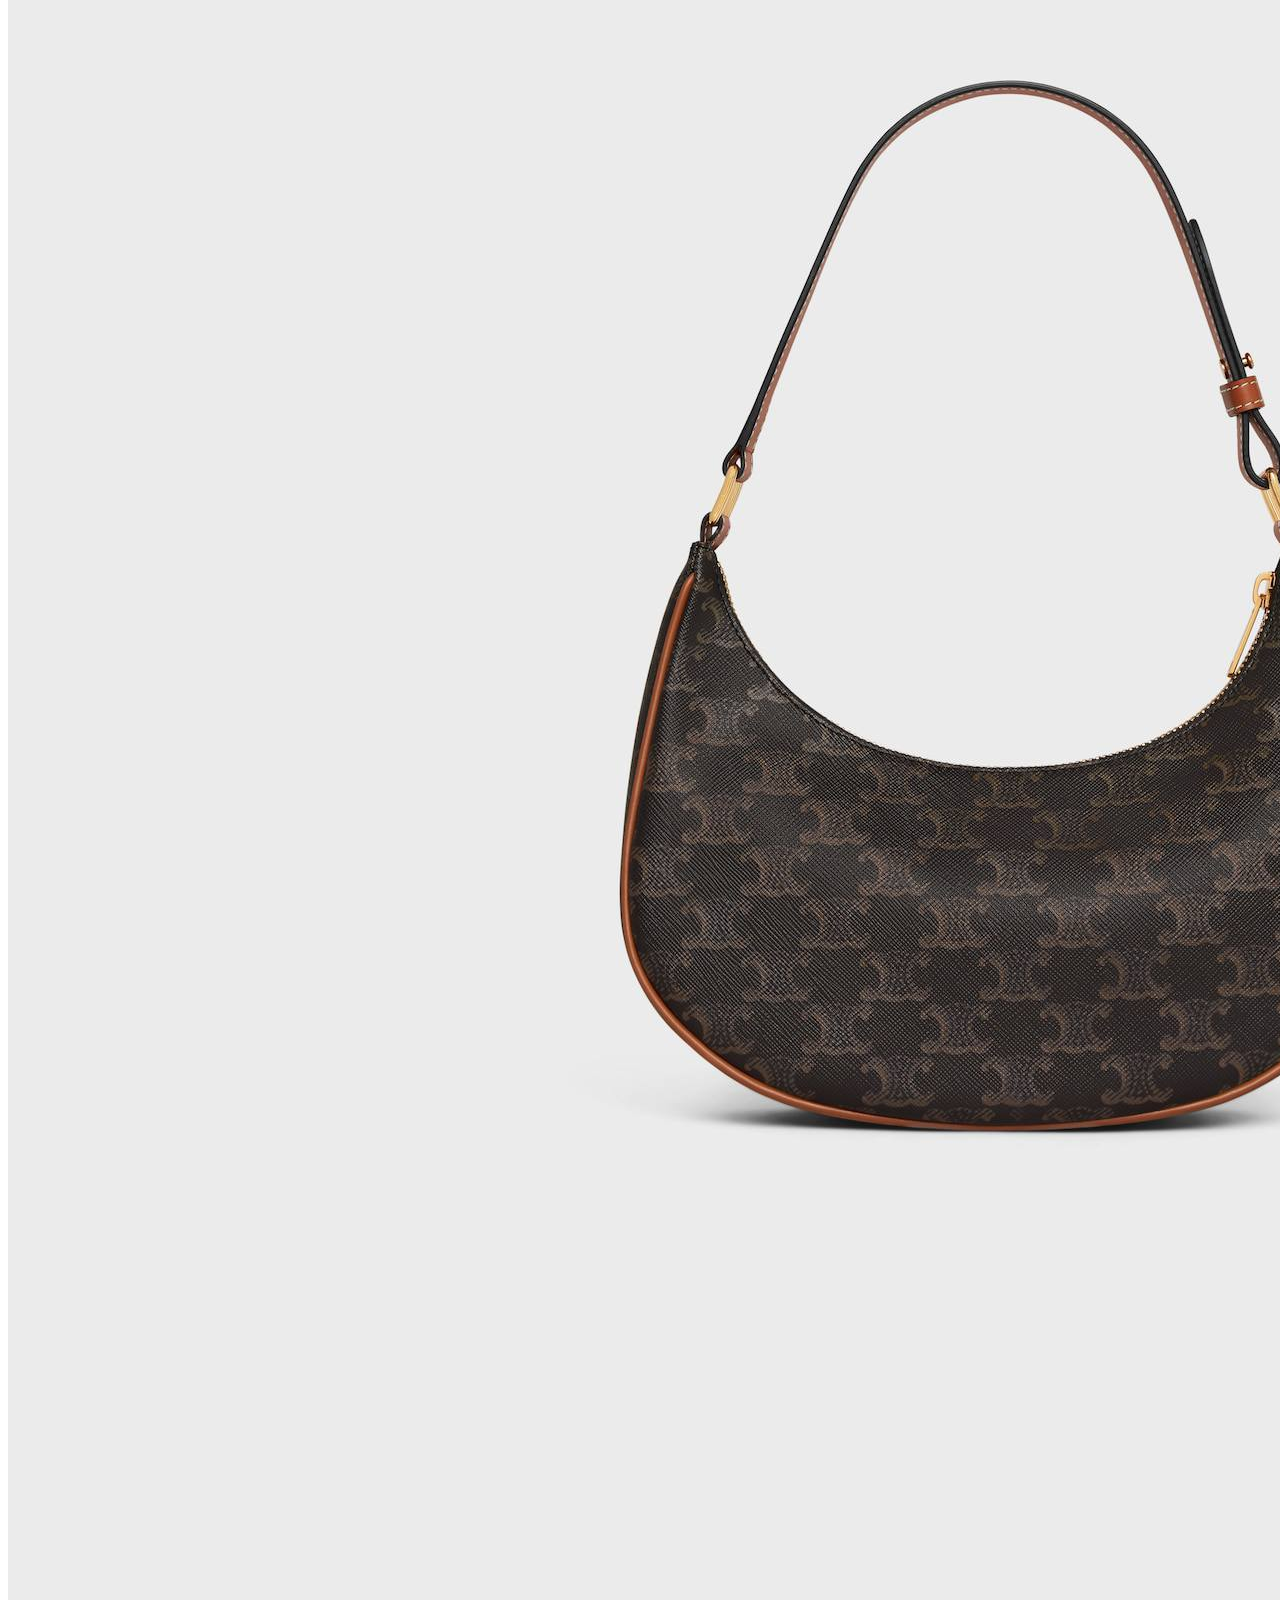
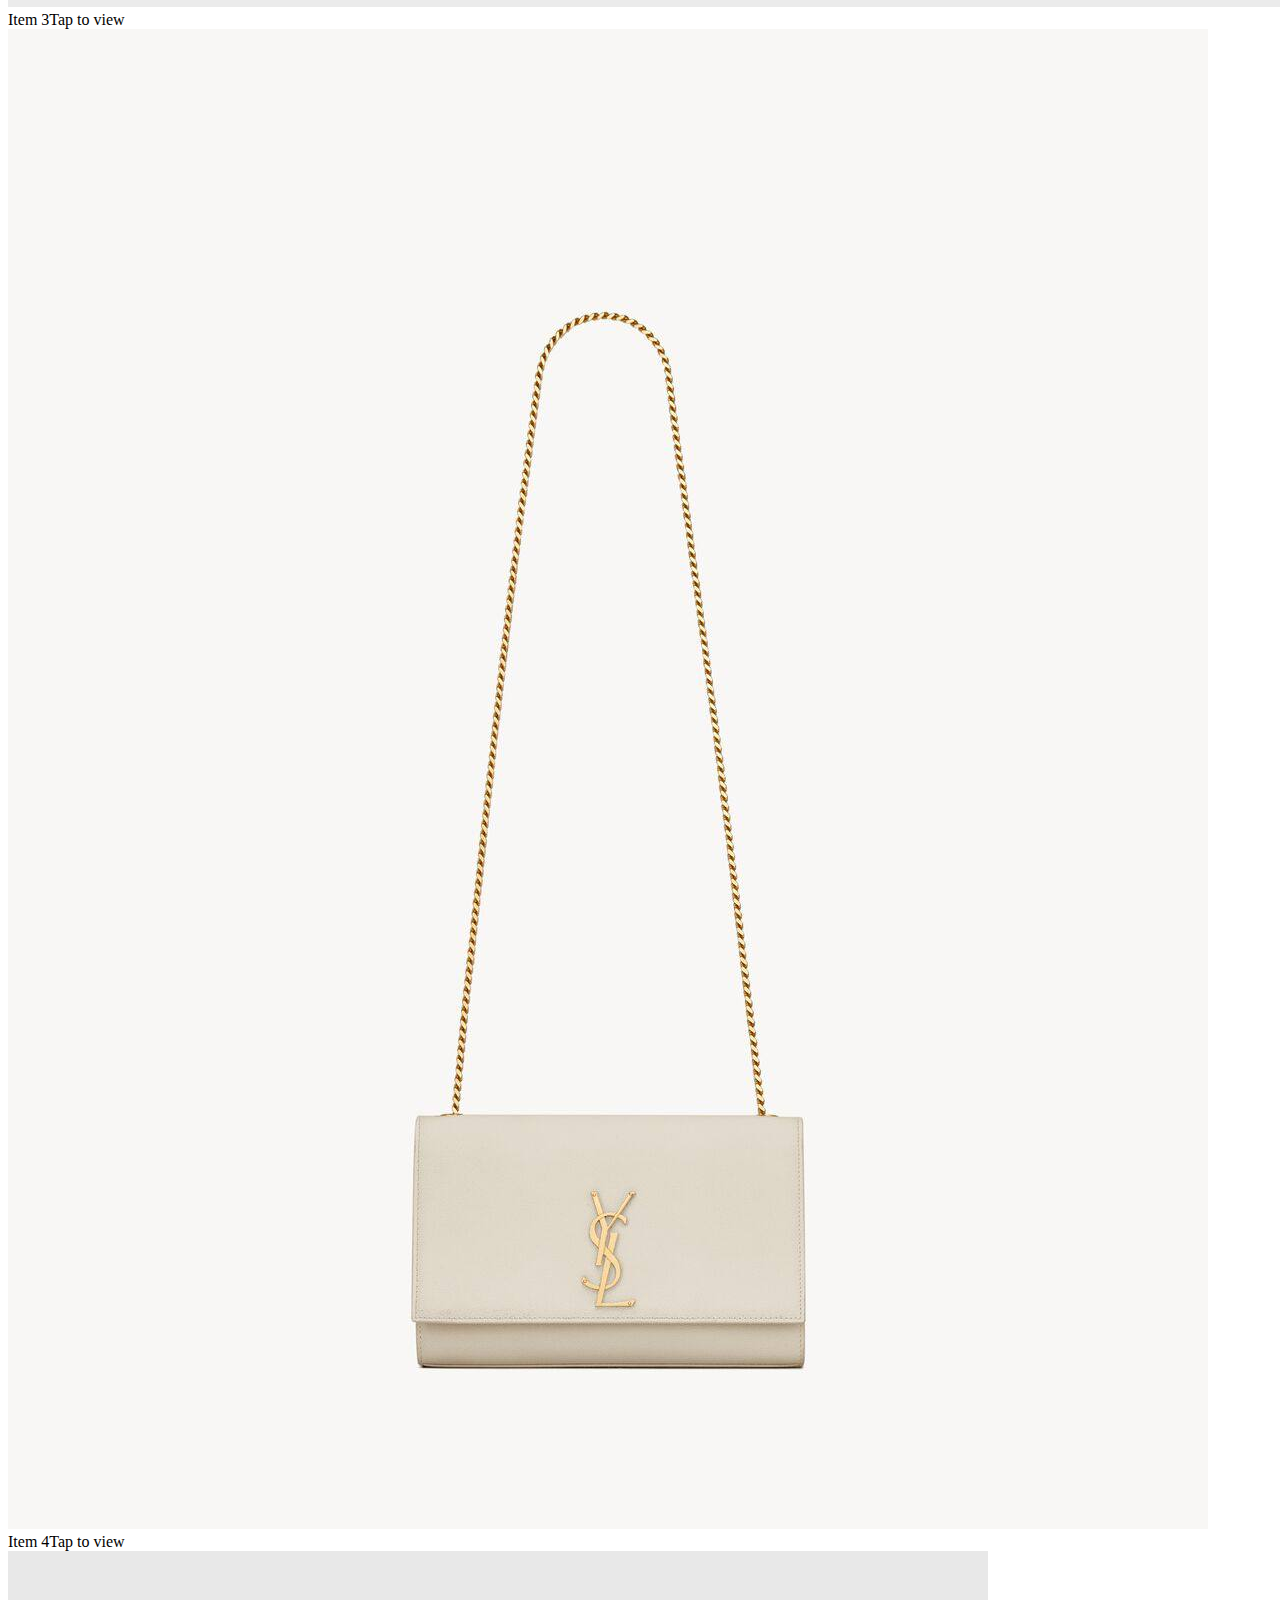
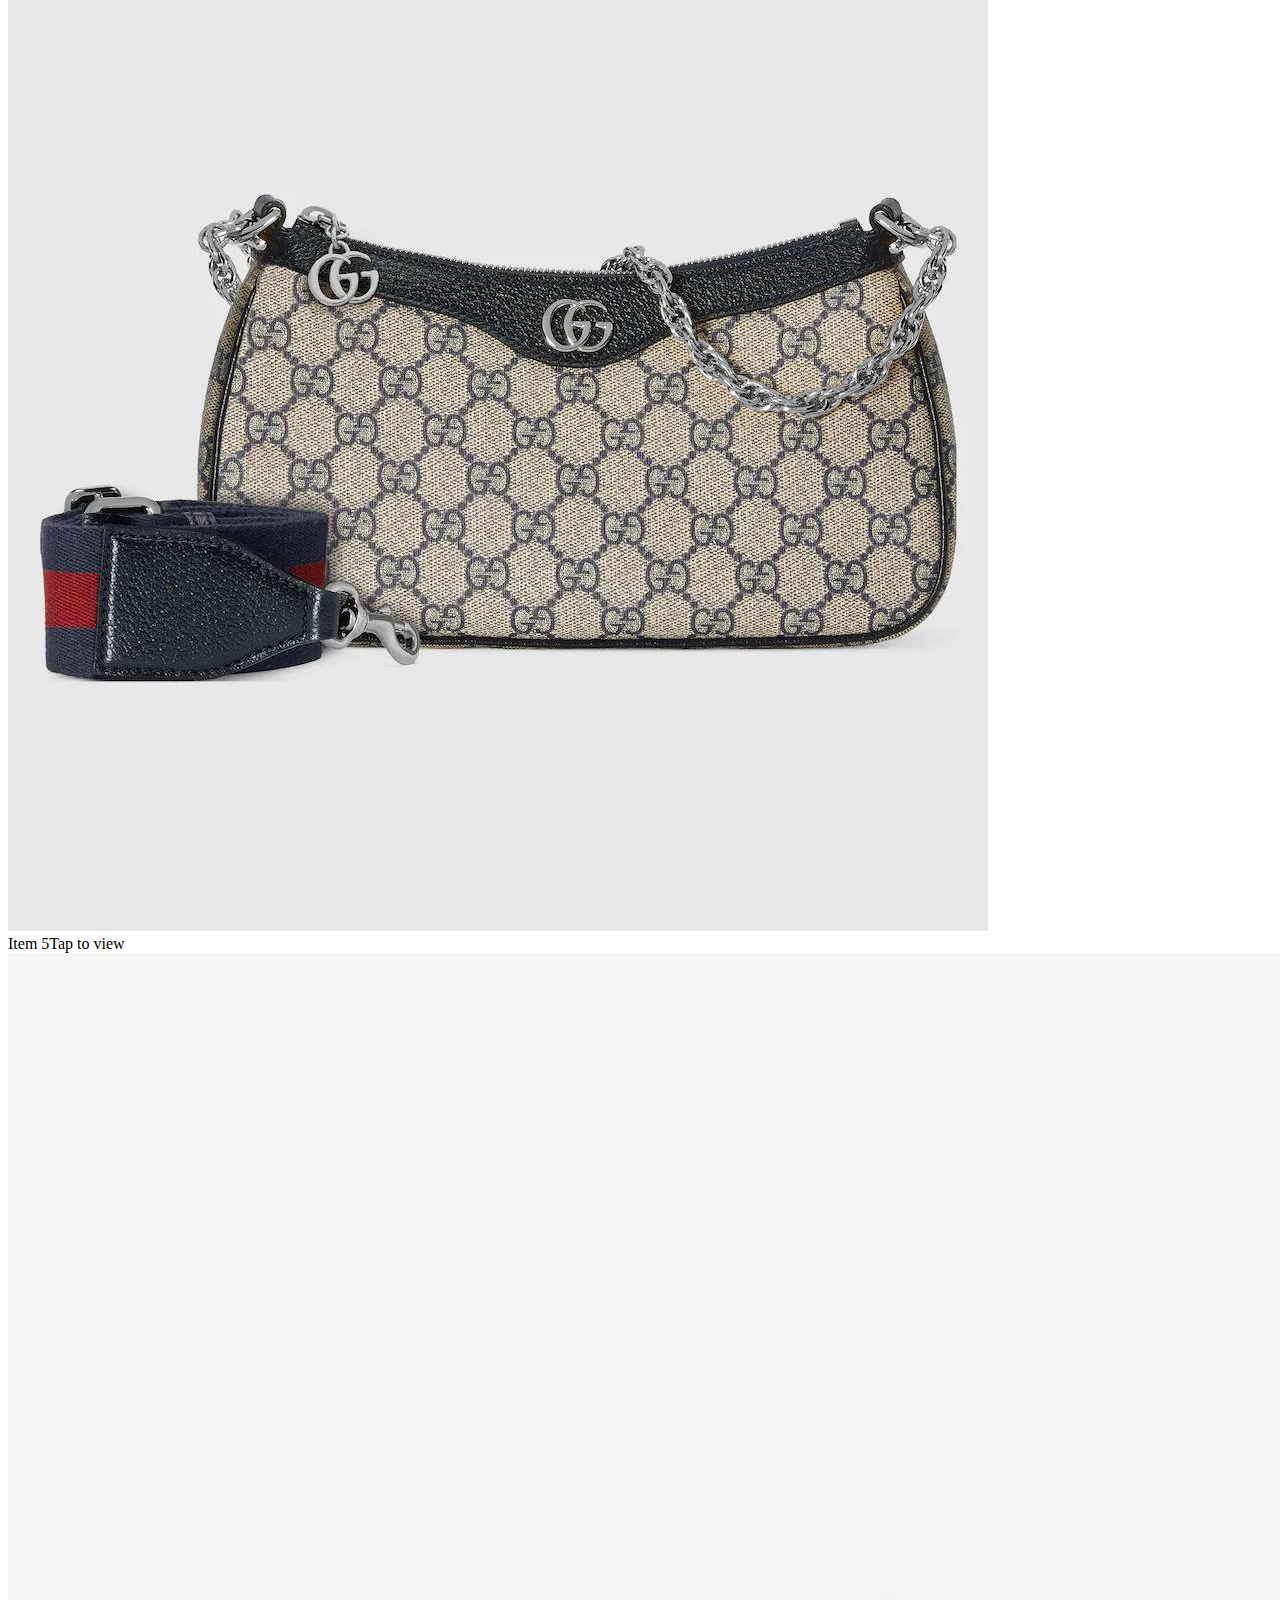
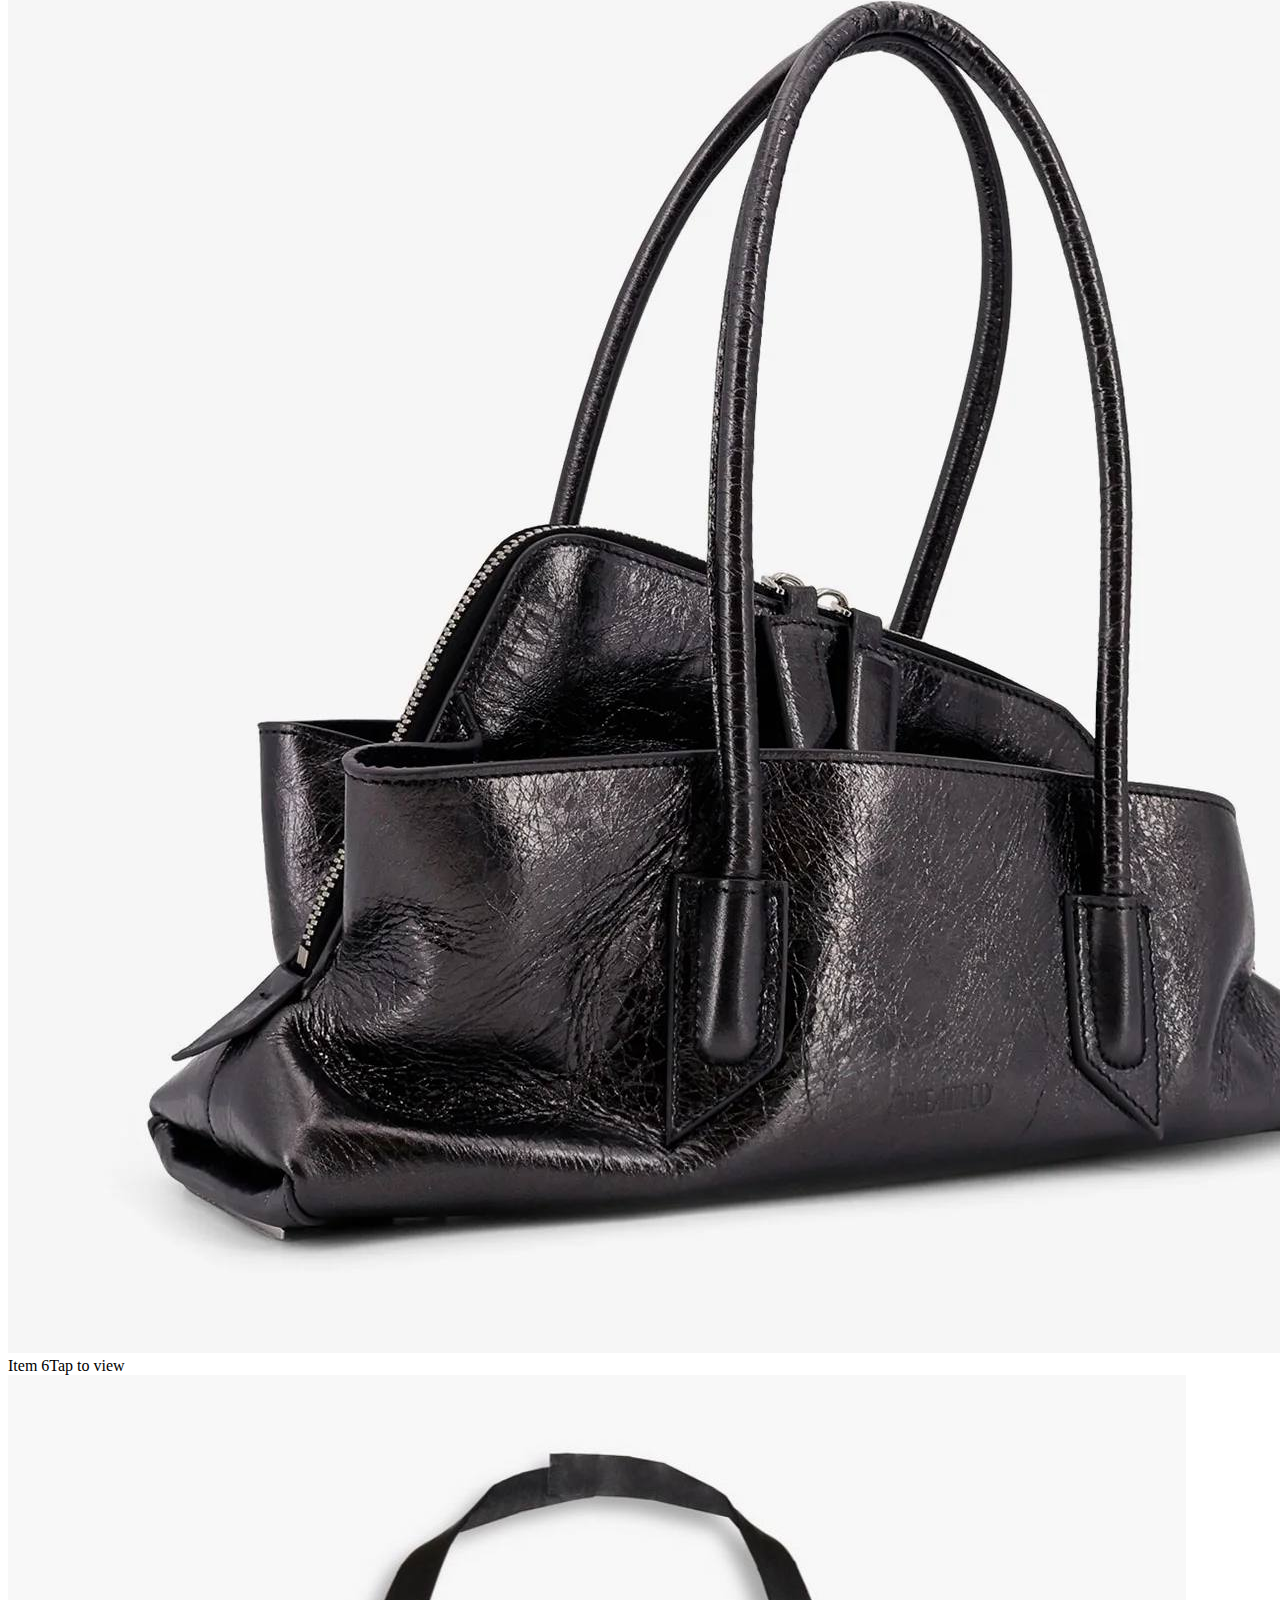
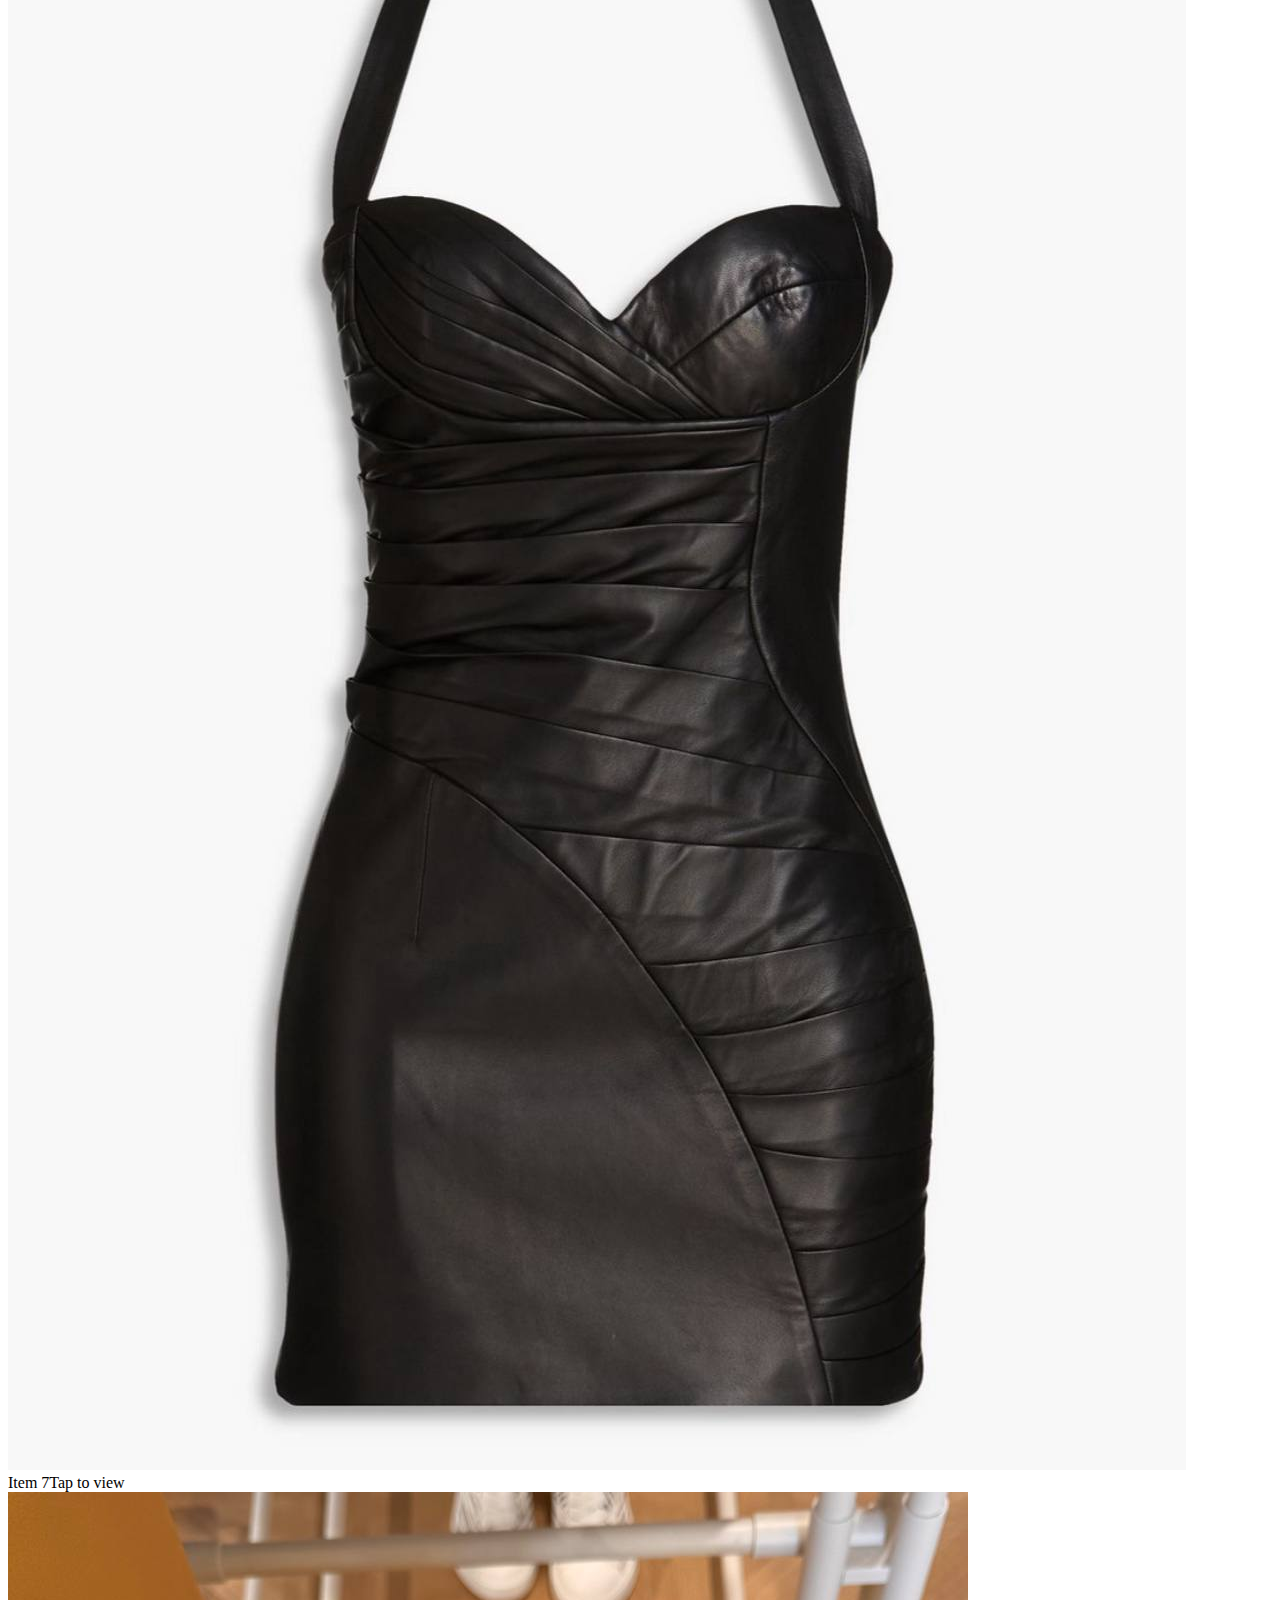
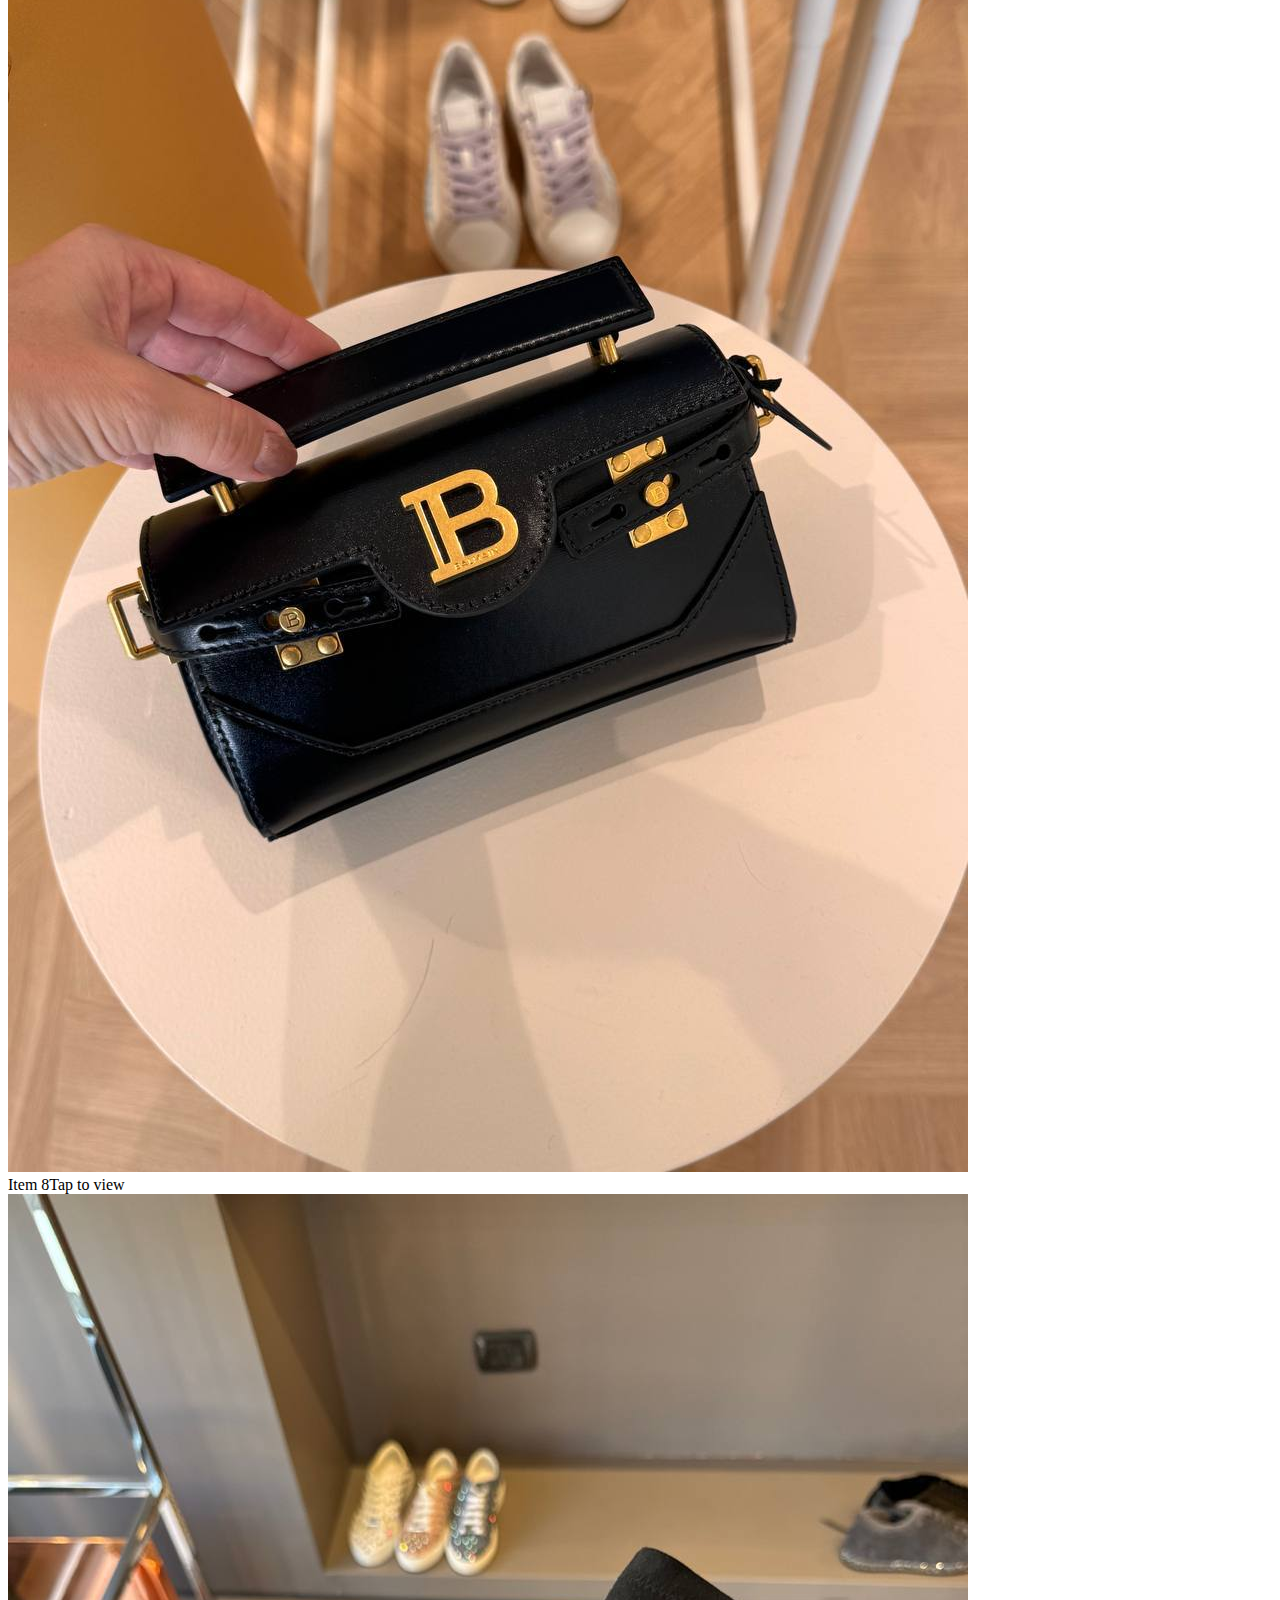
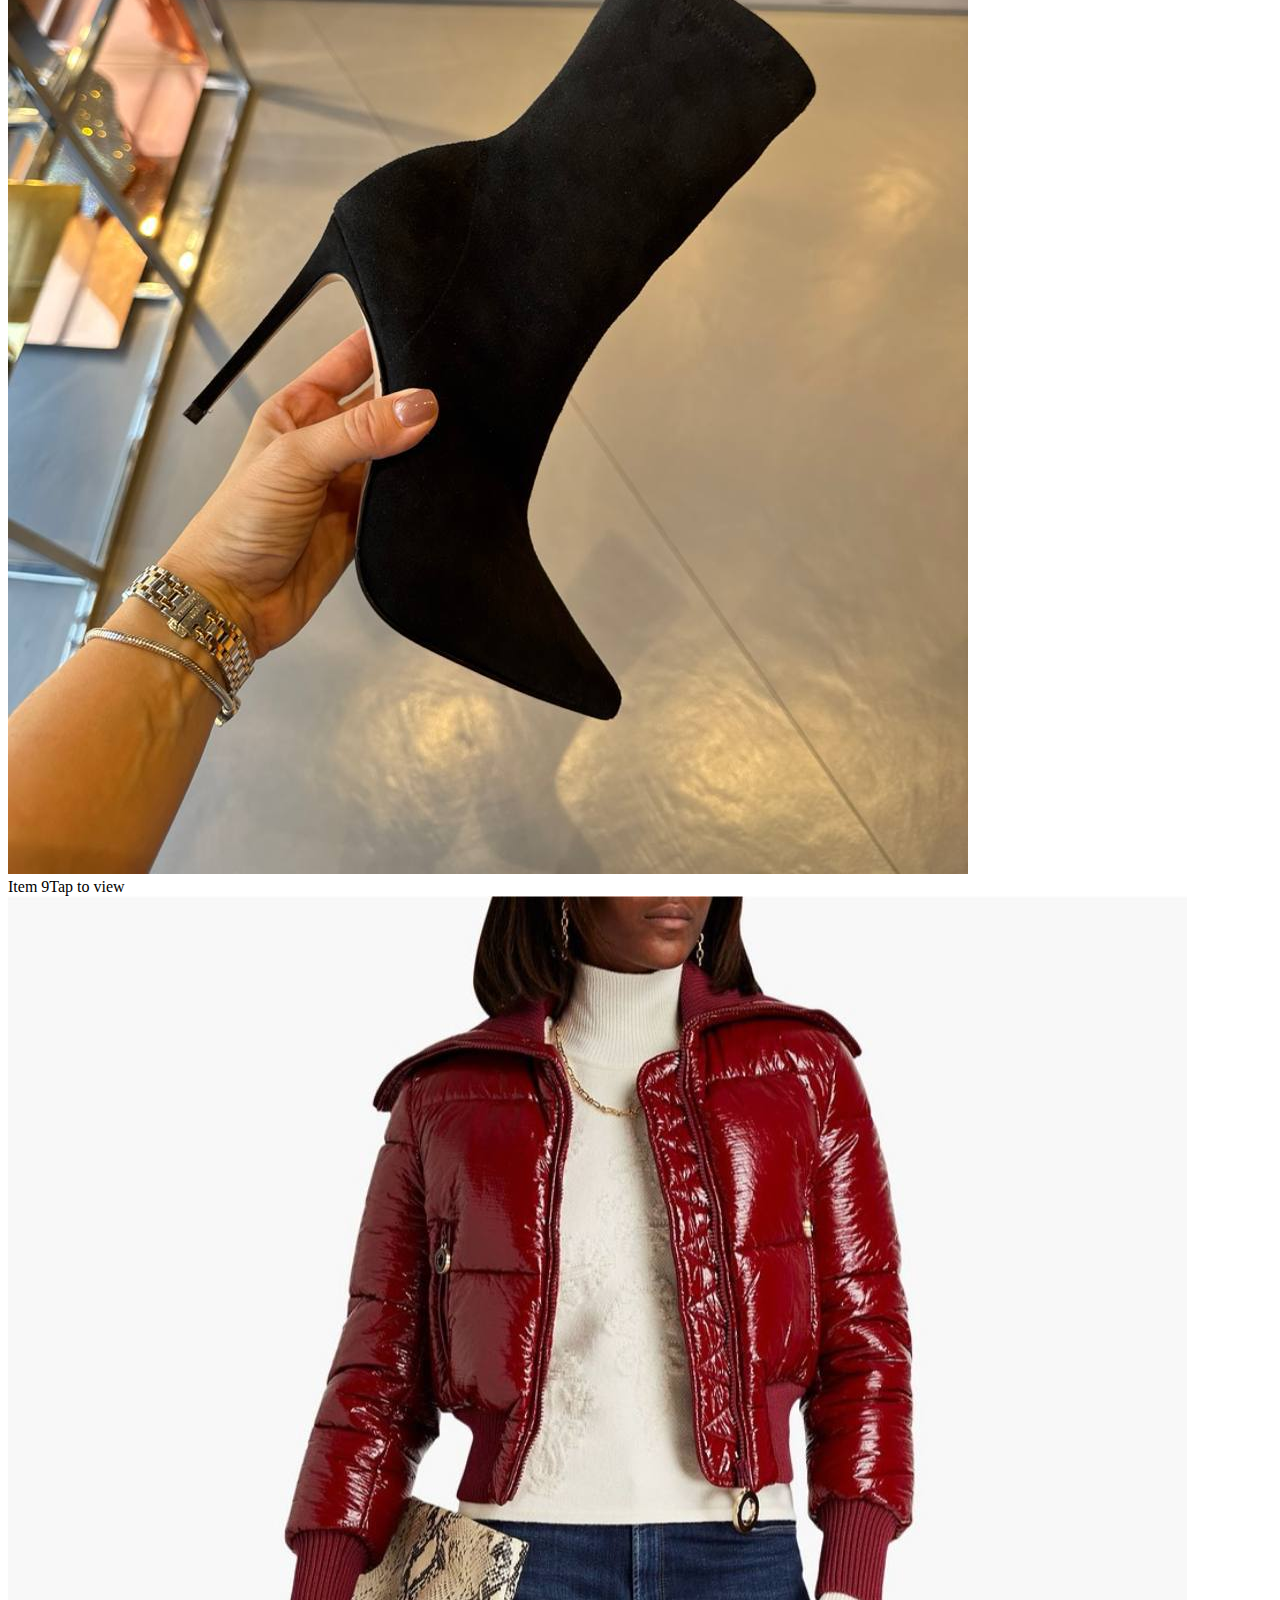
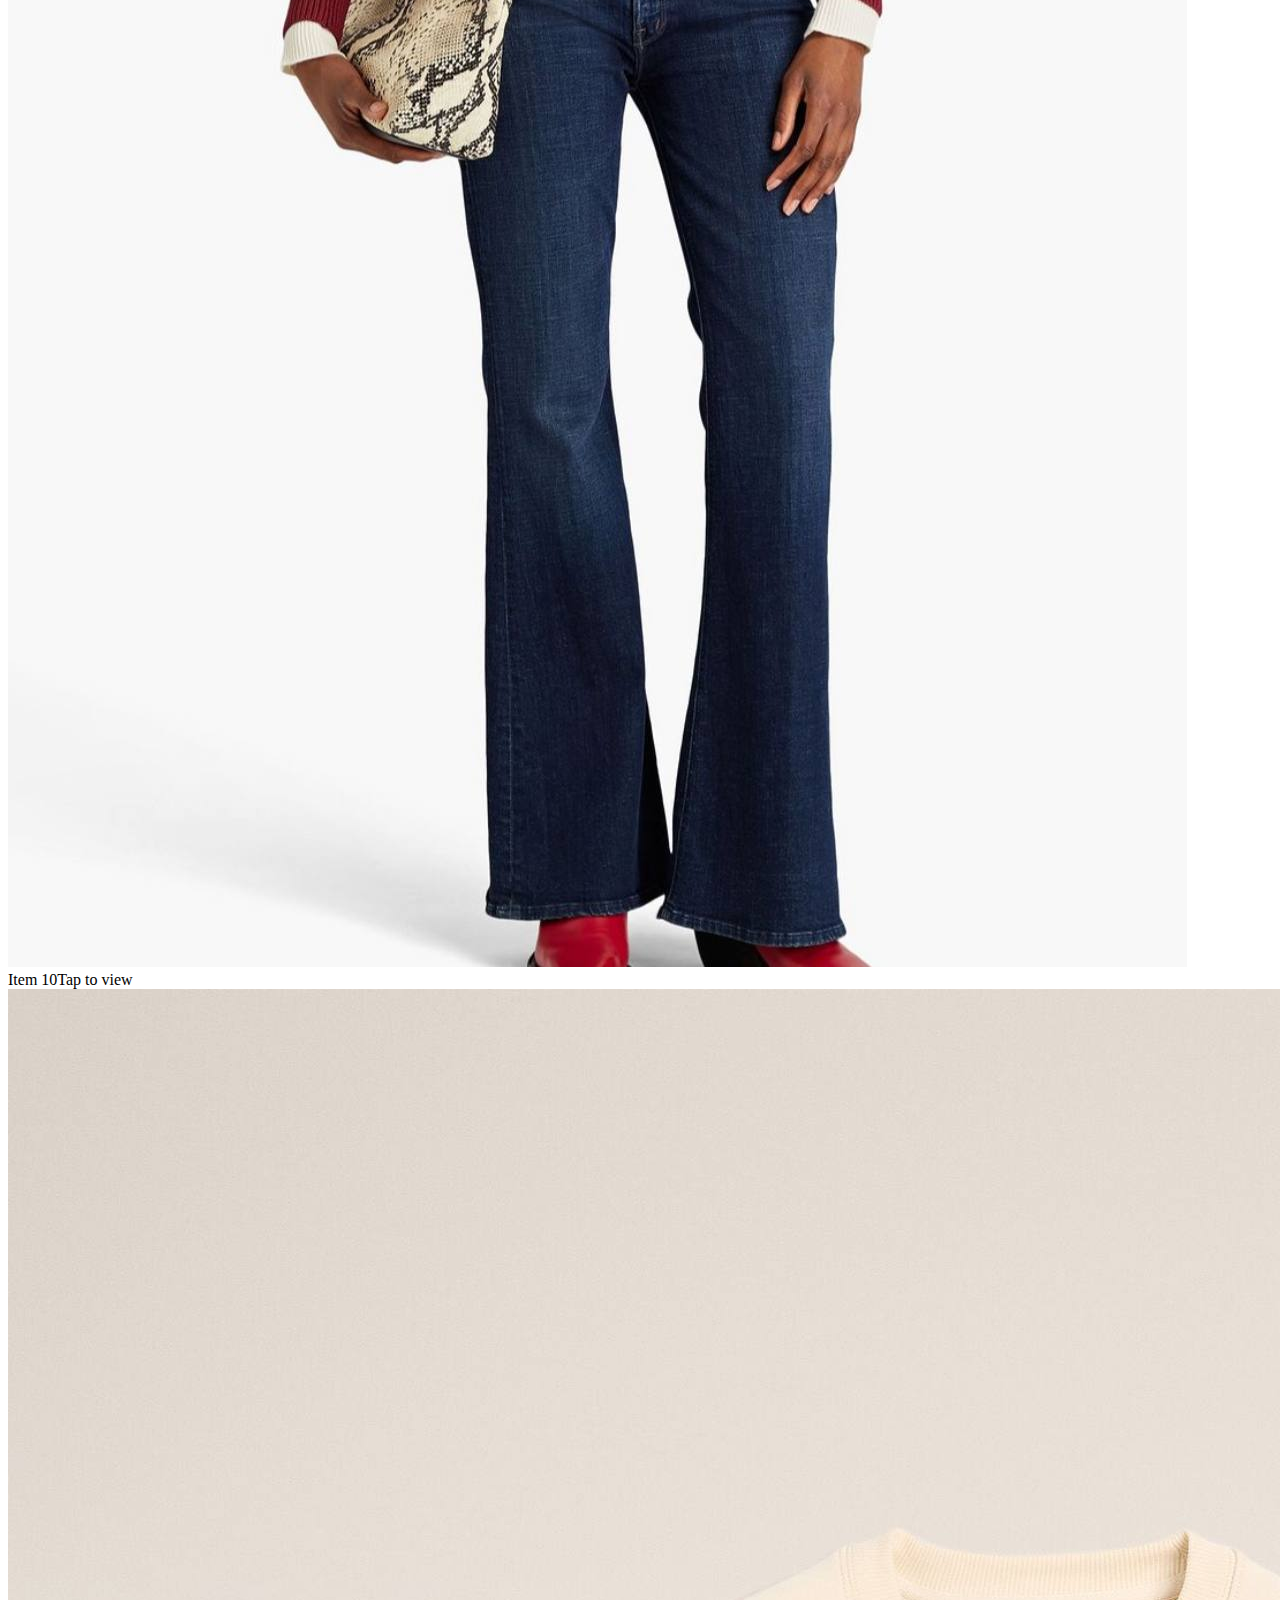
<file: women.html>
<!DOCTYPE html>
<html lang="en">
<head>
  <meta charset="utf-8" />
  <meta name="viewport" content="width=device-width,initial-scale=1" />
  <title>Women — Paquete UA</title>
  <link href="style.css" rel="stylesheet" />
  <link href="https://fonts.googleapis.com/css2?family=Poppins:wght@300;500;700&family=Playfair+Display:wght@500;700&display=swap" rel="stylesheet">
</head>
<body>
  <div class="topbar container">
    <a class="btn" href="shop.html">Back</a>
    <button class="theme-toggle" id="themeToggleWomen">🌗 Theme</button>
  </div>

  <section style="padding-top:110px">
    <div class="container">
      <h2>Women — Collection</h2>
      <p class="lead">Tap any item to open details and order. Images come from assets: pic5 → pic35</p>

      <div class="products-grid" id="womenGrid">
        <!-- We'll generate 31 images (pic5 - pic35) -->
        <!-- Template product block -->
        <!-- Example:
        <div class="product" data-name="Item 1" data-src="assets/pic5.jpg">
          <img src="assets/pic5.jpg" alt="Item 1">
          <div class="meta"><span>Item 1</span><span>—</span></div>
        </div>
        -->
      </div>
    </div>
  </section>

  <!-- Modal placeholder -->
  <div id="modalRoot" style="display:none"></div>

  <footer class="footer">
    <div class="container row">
      <p>© 2025 Paquete UA. Only Original.</p>
      <div style="display:flex;gap:10px">
        <a class="btn dark" href="https://web.telegram.org/k/#@paqueteua" target="_blank">Telegram (Women)</a>
        <a class="btn" href="https://wa.me/380956010497" target="_blank">WhatsApp</a>
      </div>
    </div>
  </footer>

  <script>
    // Theme
    const tW = document.getElementById('themeToggleWomen');
    const saved = localStorage.getItem('paquete_theme');
    if(saved === 'light') document.body.classList.add('light');
    function updateW(){ tW.textContent = document.body.classList.contains('light') ? '🌞 Light' : '🌙 Dark' }
    updateW();
    tW.addEventListener('click', () => {
      document.body.classList.toggle('light');
      localStorage.setItem('paquete_theme', document.body.classList.contains('light') ? 'light' : 'dark');
      updateW();
    });

    // Generate product grid (pic5 - pic35)
    const womenGrid = document.getElementById('womenGrid');
    for(let i=5;i<=35;i++){
      const idx = i;
      const name = `Item ${i - 4}`; // Item 1 ... Item 31
      const src = `assets/pic${idx}.jpg`;
      const div = document.createElement('div');
      div.className = 'product';
      div.setAttribute('data-name', name);
      div.setAttribute('data-src', src);
      div.innerHTML = `
        <img src="${src}" alt="${name}" onerror="this.onerror=null;this.src='assets/placeholder.jpg'">
        <div class="meta"><span>${name}</span><span>Tap to view</span></div>
      `;
      womenGrid.appendChild(div);
    }

    // Modal logic
    const modalRoot = document.getElementById('modalRoot');
    function openModal(name, src){
      modalRoot.style.display = 'flex';
      modalRoot.className = 'modal-backdrop';
      modalRoot.innerHTML = `
        <div class="modal" role="dialog" aria-modal="true">
          <img src="${src}" alt="${name}" onerror="this.onerror=null;this.src='assets/placeholder.jpg'">
          <div class="info">
            <h3>${name}</h3>
            <p>Authentic, verified piece. Send us a message to check size/stock or to reserve.</p>
            <div class="price">Price on request</div>
            <div class="cta-row">
              <a class="btn" href="https://wa.me/380956010497?text=${encodeURIComponent('Hi, I am interested in '+name)}" target="_blank">Order Now</a>
              <a class="btn dark" href="mailto:paquete.ua@gmail.com?subject=${encodeURIComponent('Inquiry about '+name)}">Email</a>
            </div>
            <div style="margin-top:12px"><a href="javascript:void(0)" id="closeModal" class="btn dark">Close</a></div>
          </div>
        </div>
      `;
      document.getElementById('closeModal').addEventListener('click', closeModal);
      modalRoot.addEventListener('click', function(e){ if(e.target === modalRoot) closeModal(); });
    }
    function closeModal(){ modalRoot.style.display='none'; modalRoot.innerHTML=''; }

    // Click handler for products
    document.addEventListener('click', function(e){
      const card = e.target.closest('.product');
      if(card){
        const name = card.getAttribute('data-name');
        const src = card.getAttribute('data-src');
        openModal(name, src);
      }
    });
  </script>
</body>
</html>
</file>
<file: style.css>

</file>
